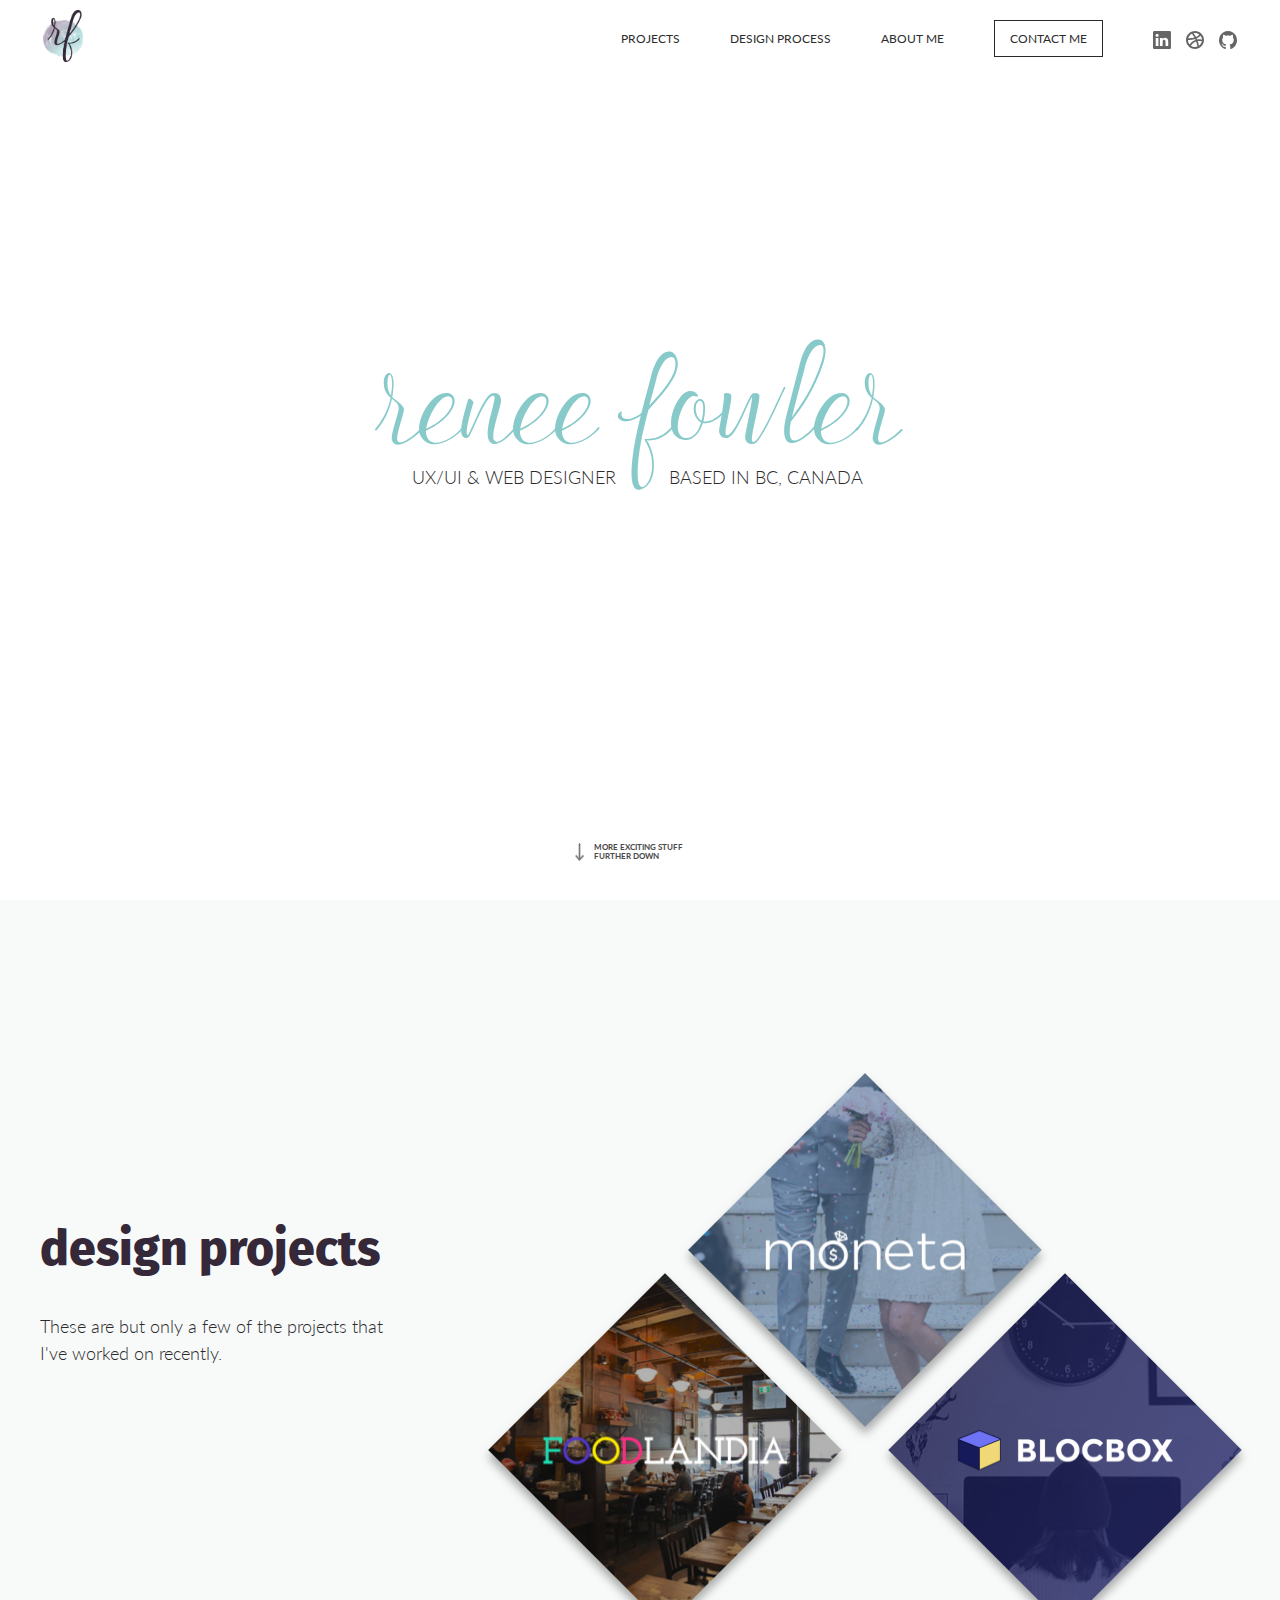
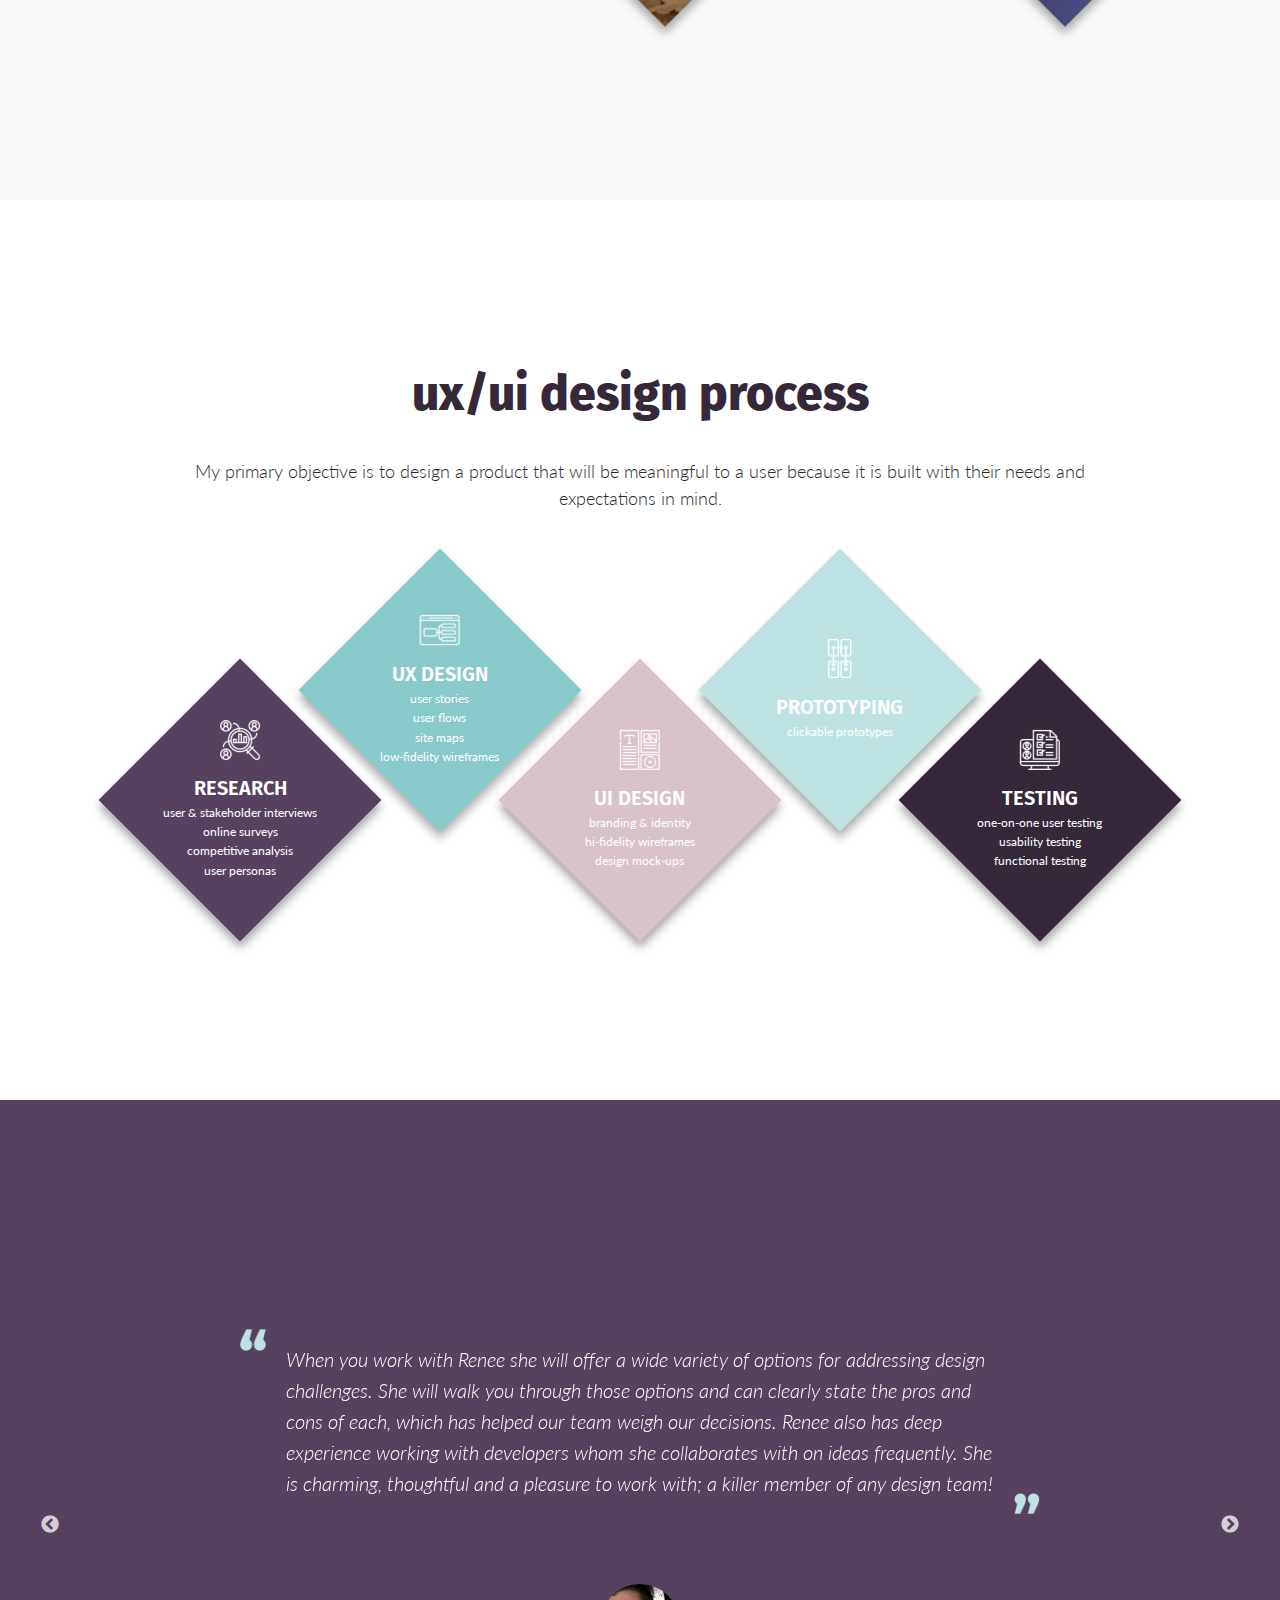
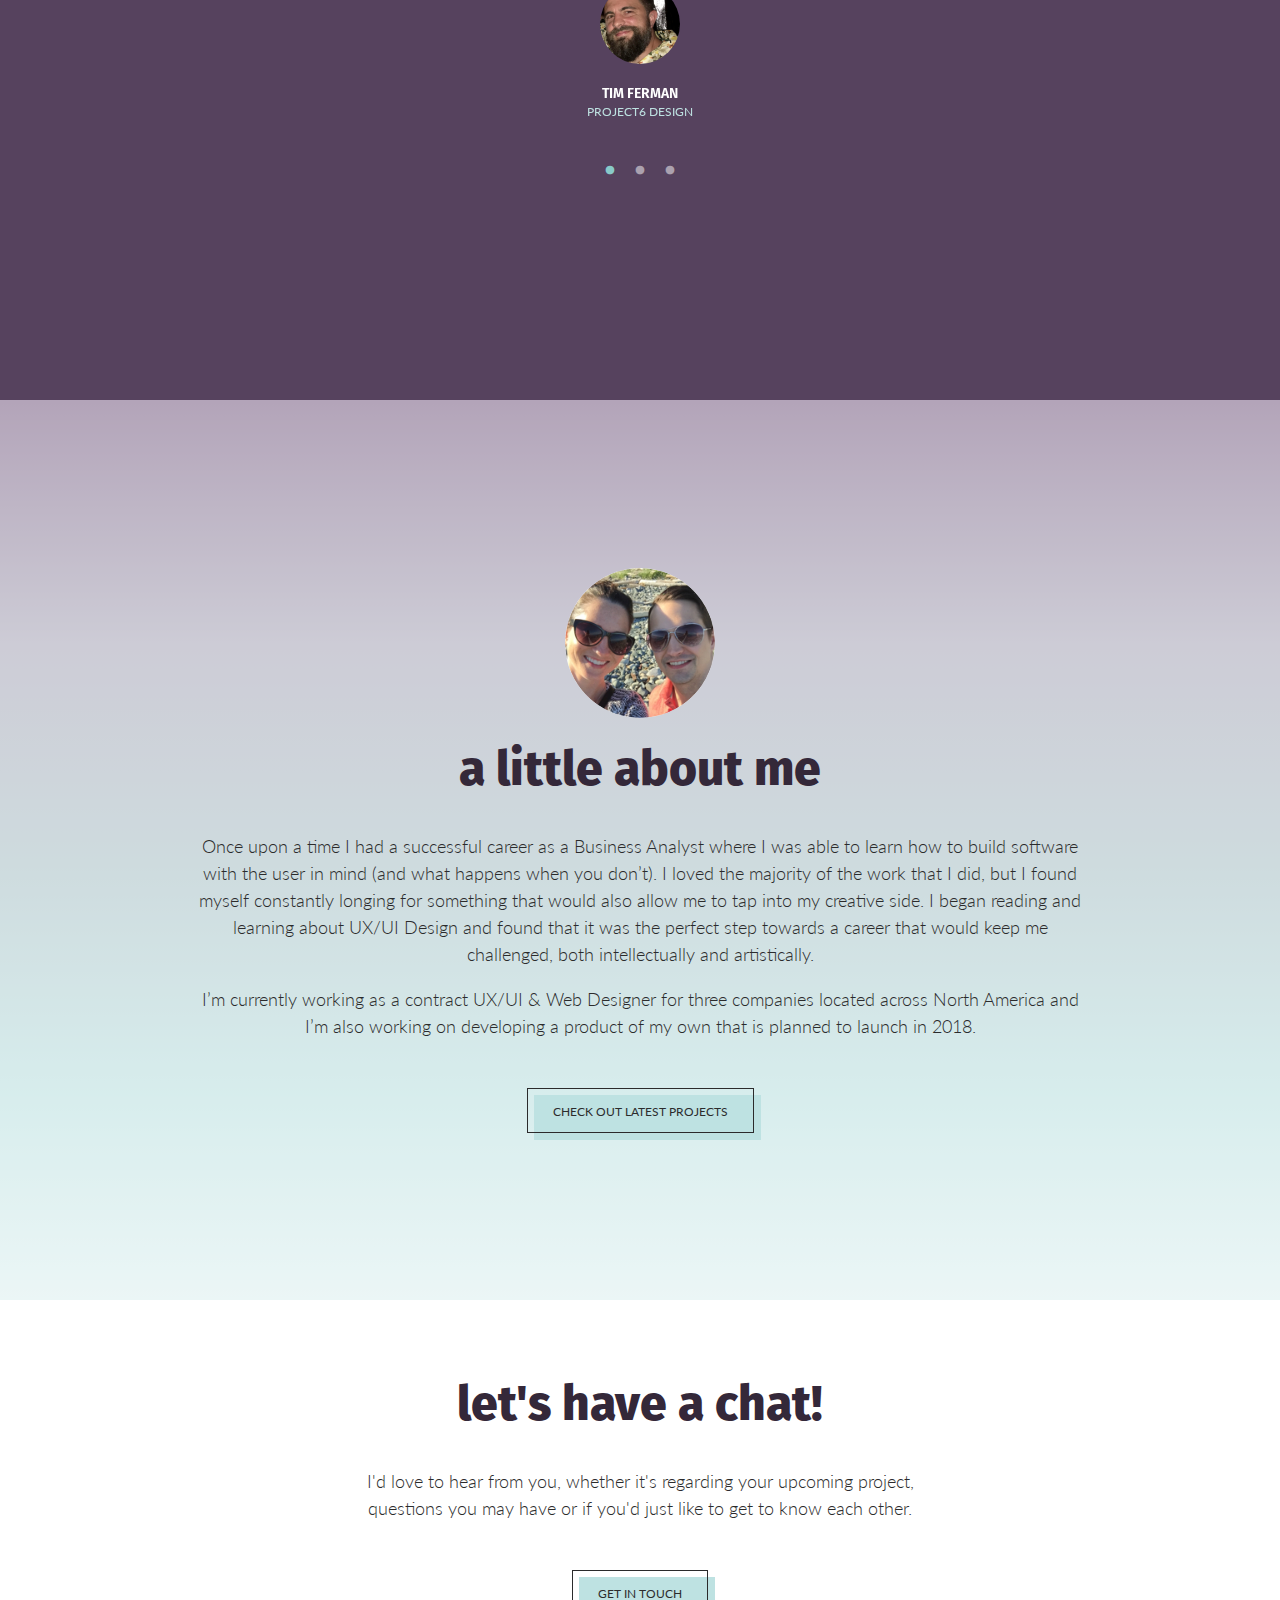
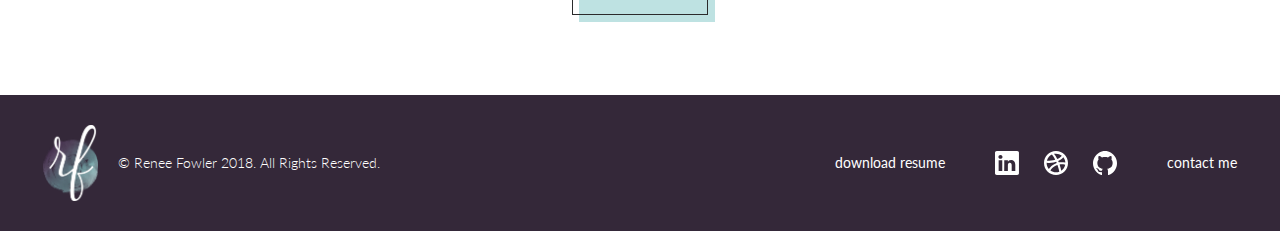
<file: index.html>
<!DOCTYPE HTML>
<html>
    <head>
        <meta charset="utf-8">
        <meta name="viewport" content="width=device-width, initial-scale=1.0">
        <title>Renee Fowler - UX/UI & Web Designer</title>
        <!-- Portfolio Typography -->
        <link href="https://fonts.googleapis.com/css?family=Fira+Sans:500,600,700,800,900|Lato:300,300i,400,700,900" rel="stylesheet">
        <link rel="stylesheet" type="text/css" href="styles/normalize.css">
        <link rel="stylesheet" type="text/css" href="styles/base.css">
        <link href="https://use.fontawesome.com/releases/v5.0.6/css/all.css" rel="stylesheet">
        <link rel="stylesheet" type="text/css" href="slick/slick.css"/>
        <link rel="stylesheet" type="text/css" href="slick/slick-theme.css"/>
    </head>

    <body>
        <nav class="nav-desktop">
            <div class="main-nav-logo">
                <a href="index.html"><img src="assets/logo-lightbg.png" alt="Renee Fowler Logo" width="40px" height="52.17"></a>
            </div>
            <div class="nav-links-desktop">
                <ul>
                    <li><a href="#projects">Projects</a></li>
                    <li><a href="#design-process">Design Process</a></li>
                    <li><a href="#about-me">About Me</a></li>
                    <li><a href="#contact-me">Contact Me</a></li>
                    <li><a class="social linkedin" href="https://www.linkedin.com/in/reneemfowler/" target="_blank"></a></li>
                    <li><a class="social dribbble" href="https://dribbble.com/reneemfowler" target="_blank"></a></li>
                    <li><a class="social github" href="https://github.com/reneemfowler/" target="_blank"></a></li>
                </ul>
            </div>
        </nav>

        <div class="nav-mobile">
            <div class="main-nav-logo">
                <a href="index.html"><img src="assets/logo-lightbg.png" alt="Renee Fowler Logo" width="40px" height="52.17"></a>
            </div>
            <i class="fas fa-bars"></i>
        </div>

        <div class="nav-links-mobile">
            <ul>
                <li><a href="#projects">Projects</a></li>
                <li><a href="#design-process">Design Process</a></li>
                <li><a href="#about-me">About Me</a></li>
                <li><a href="#contact-me">Contact Me</a></li>
            </ul>
        </div>

        <header class="container">
            <div class="header-content-wrapper">
                <h1>Renee Fowler</h1>
                <div class="title-location-wrapper">
                    <p>UX/UI & Web Designer</p>
                    <p>Based in BC, Canada</p>
                </div>
                <div class="scroll-down-wrapper">
                    <img src="assets/icons/arrow-down.png" alt="arrow pointing down to further content" width="9px" height="18px">
                    <p>More exciting stuff further down</p>
                </div>
            </div>

        </header>

        <!-- Section: Design Projects -->
        <section class="design-projects" id="projects">
            <div class="container">
                <div class="design-projects-wrapper">
                    <div class="design-project-intro">
                        <h2>Design Projects</h2>
                        <p>These are but only a few of the projects that I've worked on recently.</p>
                    </div>
                    <div class="design-project-tiles">
                        <div class="tile-wrapper left-diamond">
                            <a href="case-study-foodlandia.html" class="project-tile project-1">
                                <div class="project-1-bg"></div>
                                <div class="project-1-overlay"></div>
                                <img src="assets/images/foodlandia-logo@2x.png" alt="Foodlandia Logo" width="245px" height="30px">
                            </a>
                            <span class='view-case-study'>View Case Study</span>
                        </div>
                        <div class="tile-wrapper middle-diamond">
                            <a href="case-study-moneta.html" class="project-tile project-2">
                                <div class="project-2-bg"></div>
                                <div class="project-2-overlay"></div>
                                <img src="assets/images/moneta-logo@2x.png" alt="Moneta Logo" width="199px" height="40px">
                            </a>
                            <span class='view-case-study'>View Case Study</span>
                        </div>
                        <div class="tile-wrapper right-diamond">
                            <a href="case-study-blocbox.html" class="project-tile project-3">
                                <div class="project-3-bg"></div>
                                <div class="project-3-overlay"></div>
                                <img src="assets/images/blocbox-logo@2x.png" alt="Blocbox Logo" width="214.67px" height="40px">
                            </a>
                            <span class='view-case-study'>View Case Study</span>
                        </div>
                    </div>
                </div>
            </div>
        </section>

        <!-- Section: UX/UI Design Process -->
        <section id="design-process">
            <div class="container">
                <div class="design-process-wrapper">
                    <div class="design-process-intro">
                        <h2>UX/UI Design Process</h2>
                        <p>My primary objective is to design a product that will be meaningful to a user because it is built with their needs and expectations in mind.</p>
                    </div>
                    <div class="design-process-tiles">
                        <div class="process-tile">
                            <div class="process-tile-content">
                                <img src="assets/icons/research.png" alt="Research Icon" width="40px" height="40px">
                                <h4>Research</h4>
                                <ul>
                                    <li>user &amp; stakeholder interviews</li>
                                    <li>online surveys</li>
                                    <li>competitive analysis</li>
                                    <li>user personas</li>
                                </ul>
                            </div>
                        </div>
                        <div class="process-tile">
                            <div class="process-tile-content">
                                <img src="assets/icons/uxdesign.png" alt="UX Design Icon" width="40px" height="31.23px">
                                <h4>UX Design</h4>
                                <ul>
                                    <li>user stories</li>
                                    <li>user flows</li>
                                    <li>site maps</li>
                                    <li>low-fidelity wireframes</li>
                                </ul>
                            </div>
                        </div>
                        <div class="process-tile">
                            <div class="process-tile-content">
                                <img src="assets/icons/uidesign.png" alt="UI Design Icon" width="40px" height="40px">
                                <h4>UI Design</h4>
                                <ul>
                                    <li>branding &amp; identity</li>
                                    <li>hi-fidelity wireframes</li>
                                    <li>design mock-ups</li>
                                </ul>
                            </div>
                        </div>
                        <div class="process-tile">
                            <div class="process-tile-content">
                                <img src="assets/icons/prototype.png" alt="Prototyping Icon" width="23.44px" height="40px">
                                <h4>Prototyping</h4>
                                <ul>
                                    <li>clickable prototypes</li>
                                </ul>
                            </div>
                        </div>
                        <div class="process-tile">
                            <div class="process-tile-content">
                                <img src="assets/icons/testing.png" alt="Testing Icon" width="40px" height="40px">
                                <h4>Testing</h4>
                                <ul>
                                    <li>one-on-one user testing</li>
                                    <li>usability testing</li>
                                    <li>functional testing</li>
                                </ul>
                            </div>
                        </div>
                    </div>
                </div>
            </div>
        </section>

        <!-- Section: Testimonials -->
        <section class="testimonials">
            <div class="container">
                <div class="testimonial-wrapper">
                    <div class="testimonial">
                        <div class="testimonial-quote">
                            <img src="assets/icons/quote-left.png" alt="Left Quotation" width="26.5px" height="21.25px">
                            <blockquote>When you work with Renee she will offer a wide variety of options for addressing design challenges. She will walk you through those options and can clearly state the pros and cons of each, which has helped our team weigh our decisions.  Renee also has deep experience working with developers whom she collaborates with on ideas frequently.  She is charming, thoughtful and a pleasure to work with; a killer member of any design team!</blockquote>
                            <img src="assets/icons/quote-right.png" alt="Right Quotation" width="26.5px" height="21.25px">
                        </div>
                        <div class="testimonial-client">
                            <img src="assets/images/tim.jpg" alt="Photo of Tim Ferman from Project6" width="80px" height="80px">
                            <p>Tim Ferman</p>
                            <p>Project6 Design</p>
                        </div>
                    </div>
                    <div class="testimonial">
                        <div class="testimonial-quote">
                            <img src="assets/icons/quote-left.png" alt="Left Quotation" width="26.5px" height="21.25px">
                            <blockquote>Renee is hands down one of the best UX/UI Designers I have worked with. She doesn’t just make designs look great, she will make sure that design elements are strategically placed to give the user the best experience possible. She will always listen to any concern or thought you have and will them all into consideration when designing your website or rebranding your company. Renee will put both thought and feeling into the work that she will produce for you. Passion is what separates her designs from any other designer out there!</blockquote>
                            <img src="assets/icons/quote-right.png" alt="Right Quotation" width="26.5px" height="21.25px">
                        </div>
                        <div class="testimonial-client">
                            <img src="assets/images/ryan.png" alt="Photo of Ryan Aker from RCA Web Design" width="80px" height="80px">
                            <p>Ryan Aker</p>
                            <p>RCA Web Design</p>
                        </div>
                    </div>
                    <div class="testimonial">
                        <div class="testimonial-quote">
                            <img src="assets/icons/quote-left.png" alt="Left Quotation" width="26.5px" height="21.25px">
                            <blockquote>Renee Fowler is an extraordinary young woman. As her UX/UI Design Mentor, I have seen many examples of her talent and have long been impressed by her motivation to learn and the constantly improving quality of her work. Renee is one of those students that seems to be born with a gift to design for mobile and the web. She has both outstanding UX and UI Design skills covering the whole range, from user stories to prototyping and UI design solutions.</blockquote>
                            <img src="assets/icons/quote-right.png" alt="Right Quotation" width="26.5px" height="21.25px">
                        </div>
                        <div class="testimonial-client">
                            <img src="assets/images/mike.jpg" alt="Photo of Mike Dekker from Bloc" width="80px" height="80px">
                            <p>Mike Dekker</p>
                            <p>Bloc</p>
                        </div>
                    </div>
                </div>
            </div>
        </section>

        <!-- Section: About Me -->
        <section class="about-me" id="about-me">
            <div class="about-me-bg"></div>
            <div class="container about-me-content">
                <div class="about-wrapper">
                    <img src="assets/images/renee+andrew.jpg" alt="Picture of Renee and Andrew Fowler" height="150px" width="150px">
                    <h2>A Little About Me</h2>
                    <p>Once upon a time I had a successful career as a Business Analyst where I was able to learn how to build software with the user in mind (and what happens when you don’t). I loved the majority of the work that I did, but I found myself constantly longing for something that would also allow me to tap into my creative side. I began reading and learning about UX/UI Design and found that it was the perfect step towards a career that would keep me challenged, both intellectually and artistically.</p>
                    <p>I’m currently working as a contract UX/UI & Web Designer for three companies located across North America and I’m also working on developing a product of my own that is planned to launch in 2018.</p>
                    <div class="button-wrapper">
                        <button class="primary-button" type="button">
                            <a href="#projects">Check Out Latest Projects</a>
                        </button>
                        <div class="button-bg"></div>
                    </div>
                </div>
            </div>
        </section>

        <!-- Section: Contact Me -->
        <section id="contact-me">
            <div class="container contact-me">
                <div class="contact-me-wrapper">
                    <div class="contact-me-intro">
                        <h2>Let's Have a Chat!</h2>
                        <p>I'd love to hear from you, whether it's regarding your upcoming project, questions you may have or if you'd just like to get to know each other.</p>
                    </div>
                    <div class="button-wrapper">
                        <button class="primary-button" type="button">
                            <a href="mailto:reneemichellefowler@gmail.com">Get In Touch</a>
                        </button>
                        <div class="button-bg"></div>
                    </div>
                </div>
            </div>
        </section>

        <footer>
            <div class="logo-copyright">
                <img src="assets/logo-darkbg.png" alt="Renee Fowler Logo" height="76px" width="55px">
                <p>&copy; Renee Fowler 2018. All Rights Reserved.</p>
            </div>
            <div class="resume-contact-social">
                <a href="assets/Resume-Renee_Fowler.pdf" download="Renee_Fowler-Resume">Download Resume</a>
                <ul>
                    <li><a class="social linkedin" href="https://www.linkedin.com/in/reneemfowler/" target="_blank"></a></li>
                    <li><a class="social dribbble" href="https://dribbble.com/reneemfowler" target="_blank"></a></li>
                    <li><a class="social github" href="https://github.com/reneemfowler/" target="_blank"></a></li>
                </ul>
                <a href="#contact-me">Contact Me</a>
            </div>
            <p class="copyright-mobile">&copy; Renee Fowler 2018. All Rights Reserved.</p>
        </footer>

        <script src="https://ajax.googleapis.com/ajax/libs/jquery/3.3.1/jquery.min.js"></script>
        <script src="js/main.js"></script>
        <script type="text/javascript" src="slick/slick.min.js"></script>

        <!-- Global site tag (gtag.js) - Google Analytics -->
        <script async src="https://www.googletagmanager.com/gtag/js?id=UA-114731004-1"></script>
        <script>
          window.dataLayer = window.dataLayer || [];
          function gtag(){dataLayer.push(arguments);}
          gtag('js', new Date());

          gtag('config', 'UA-114731004-1');
        </script>

    </body>

</html>
</file>
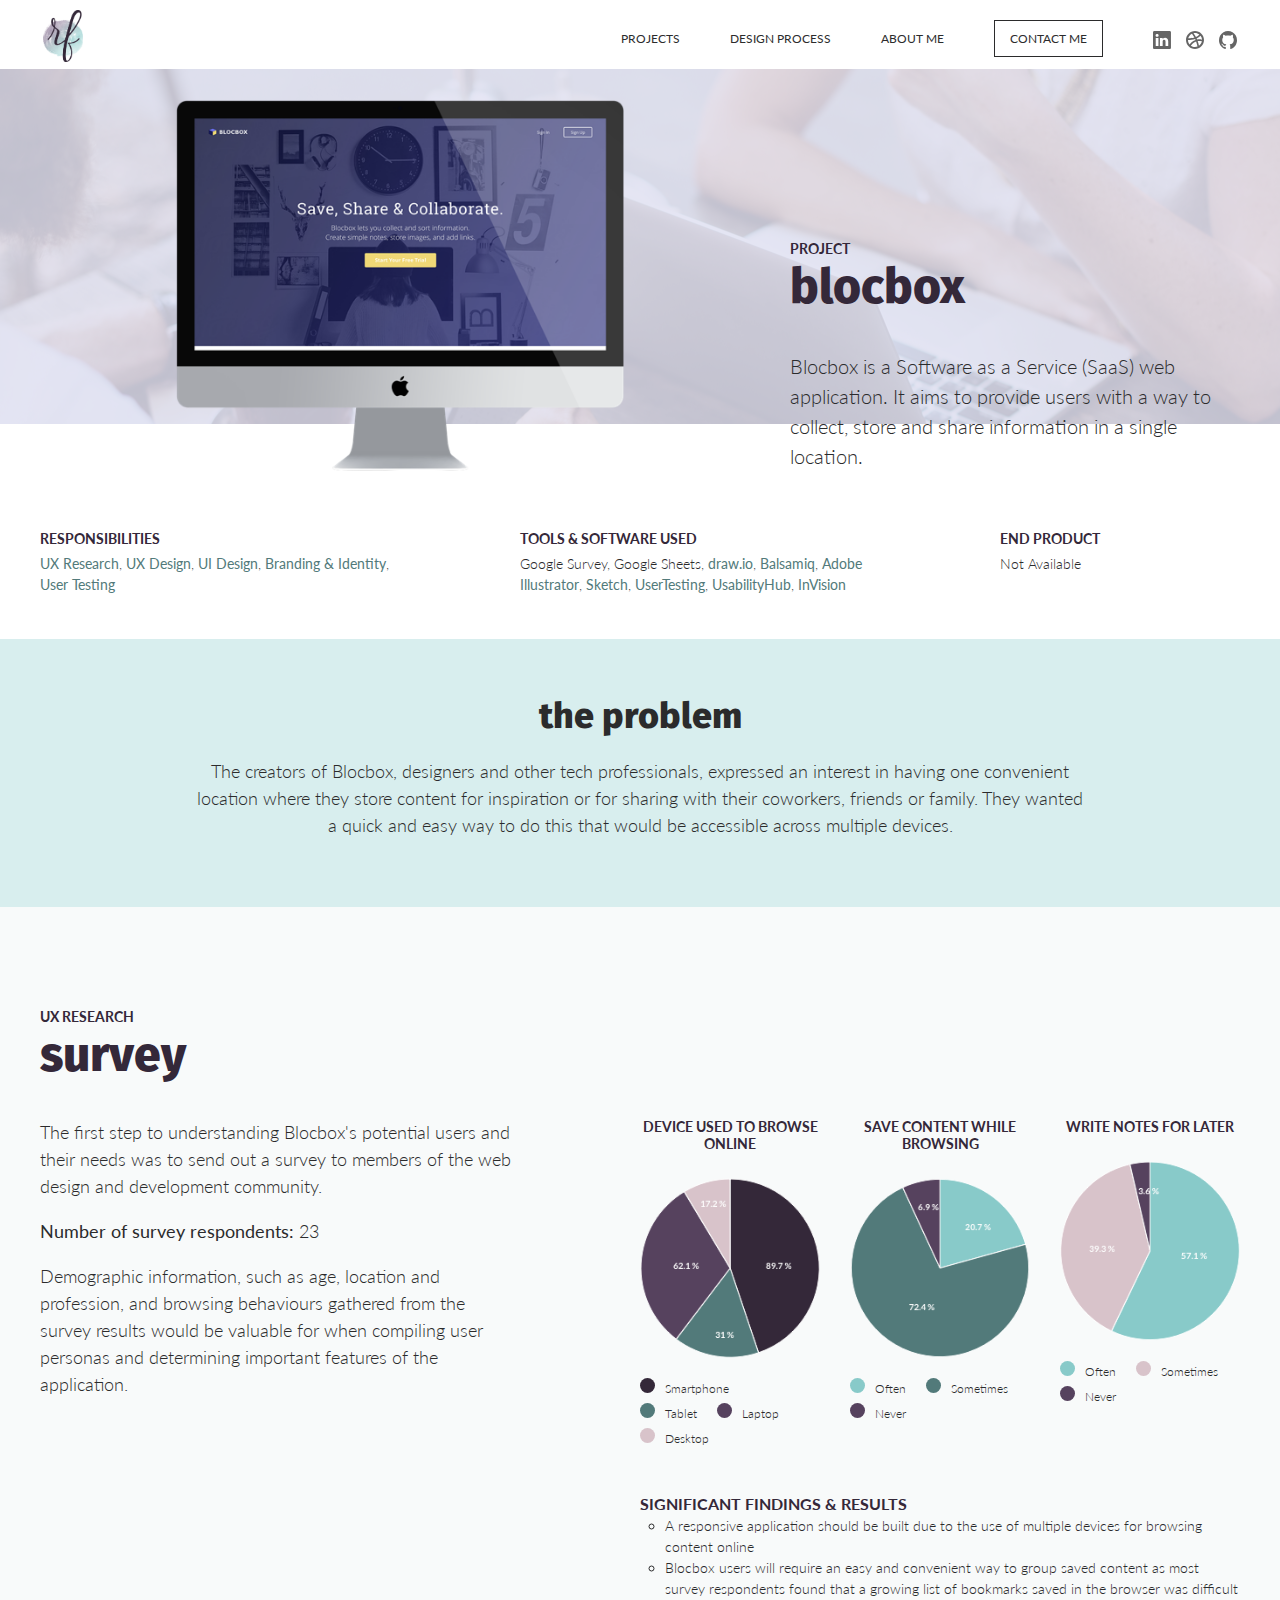
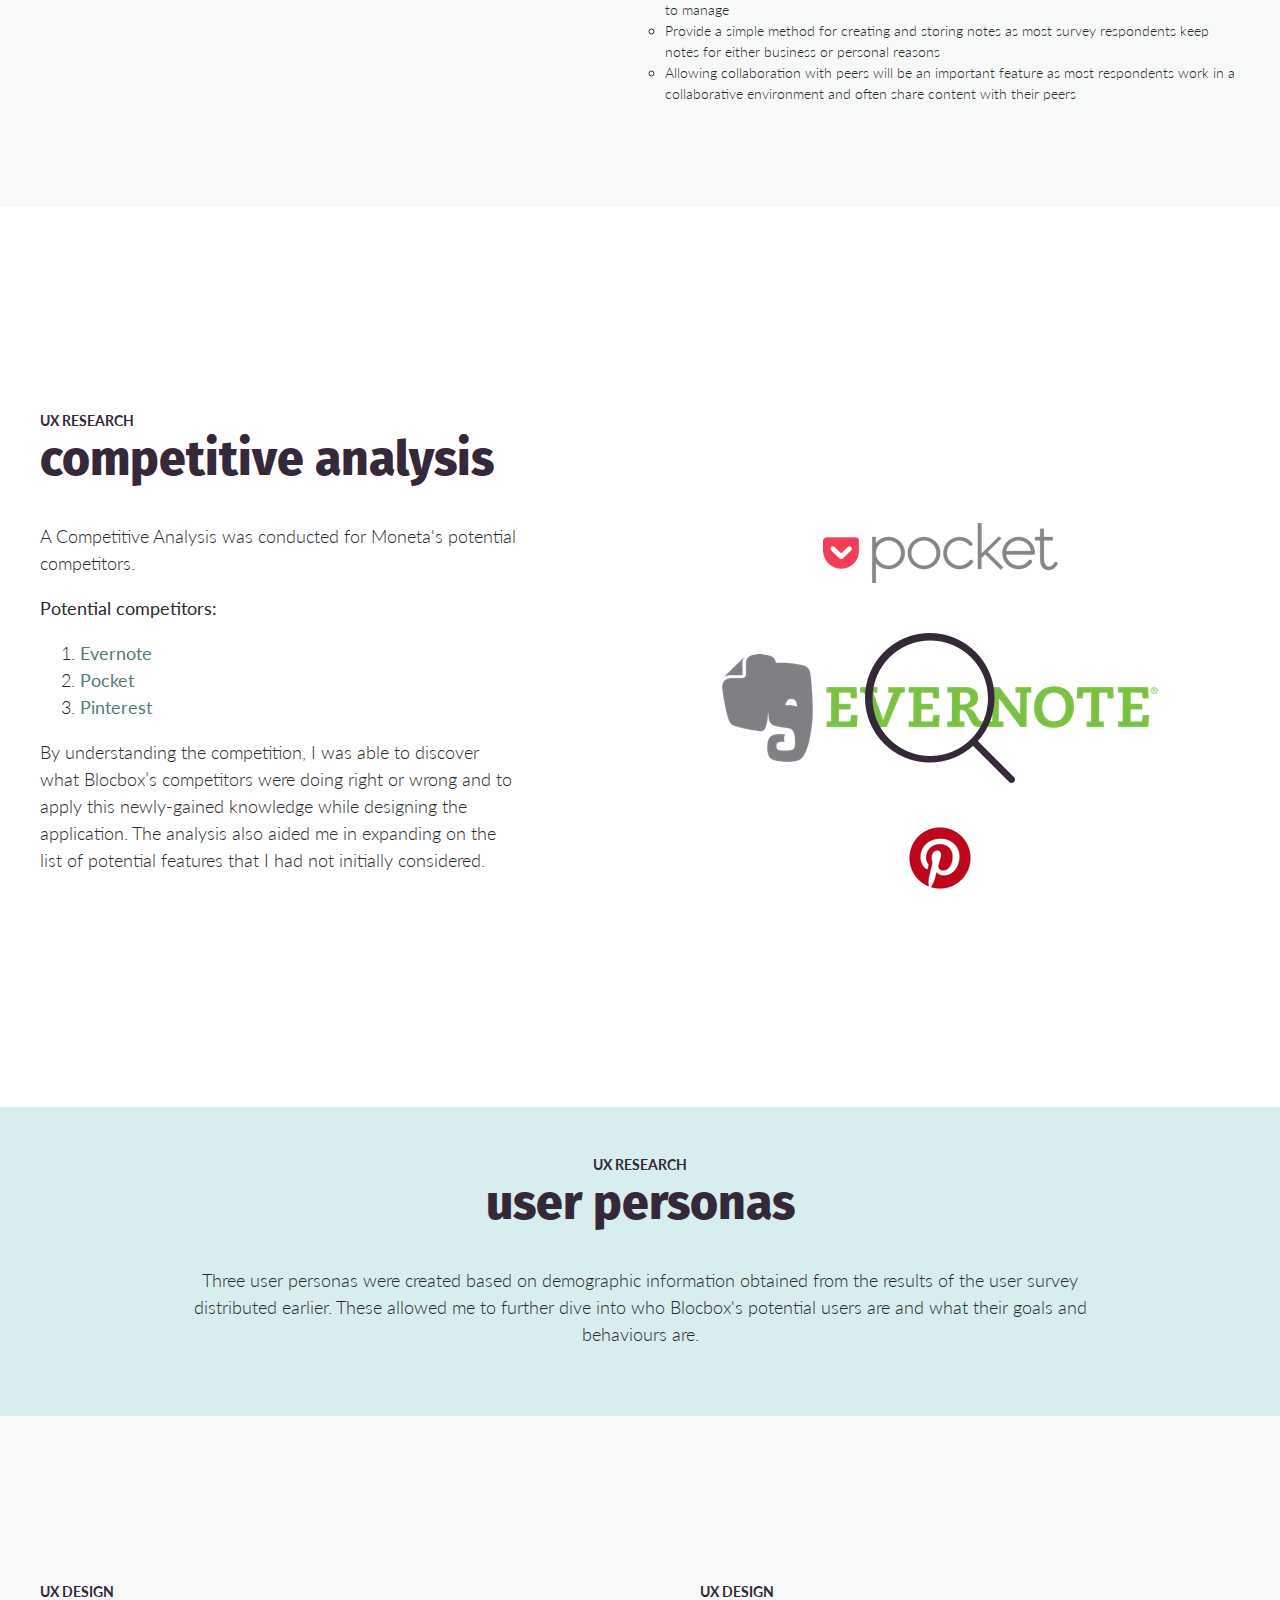
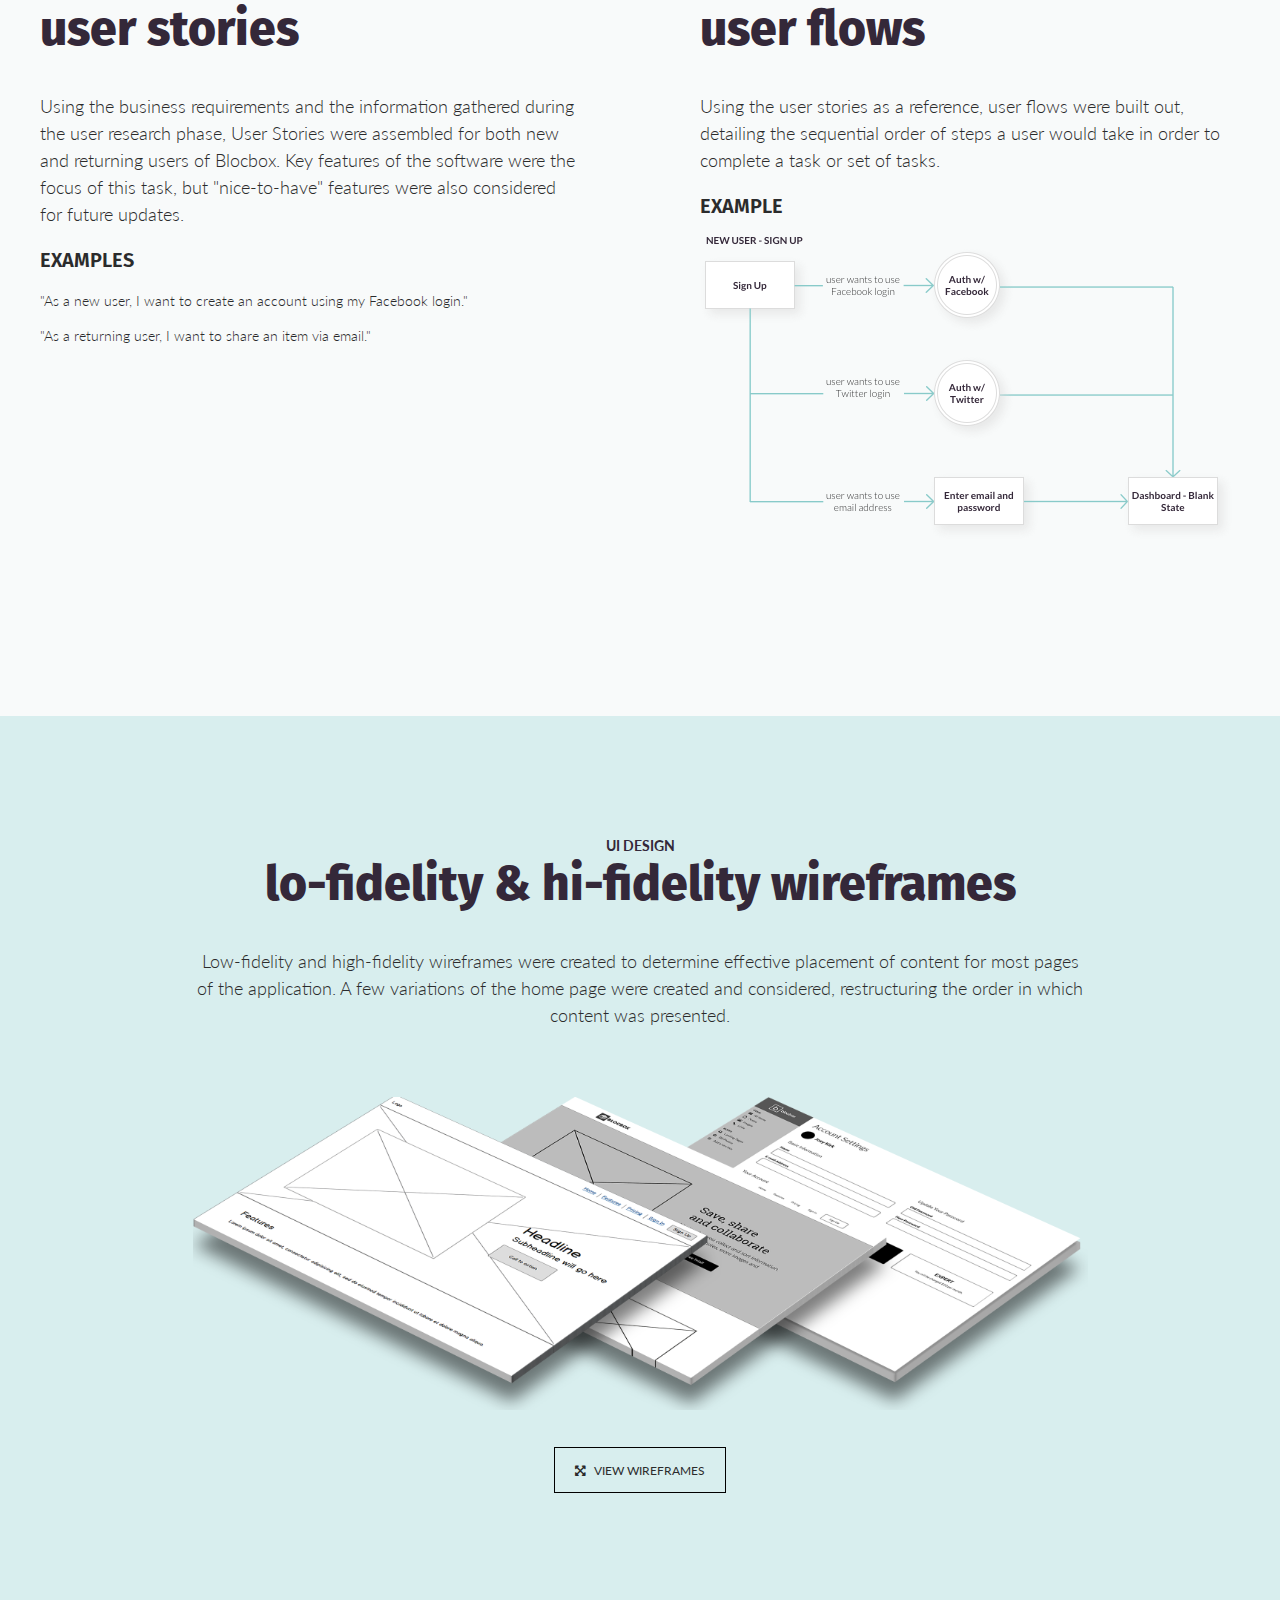
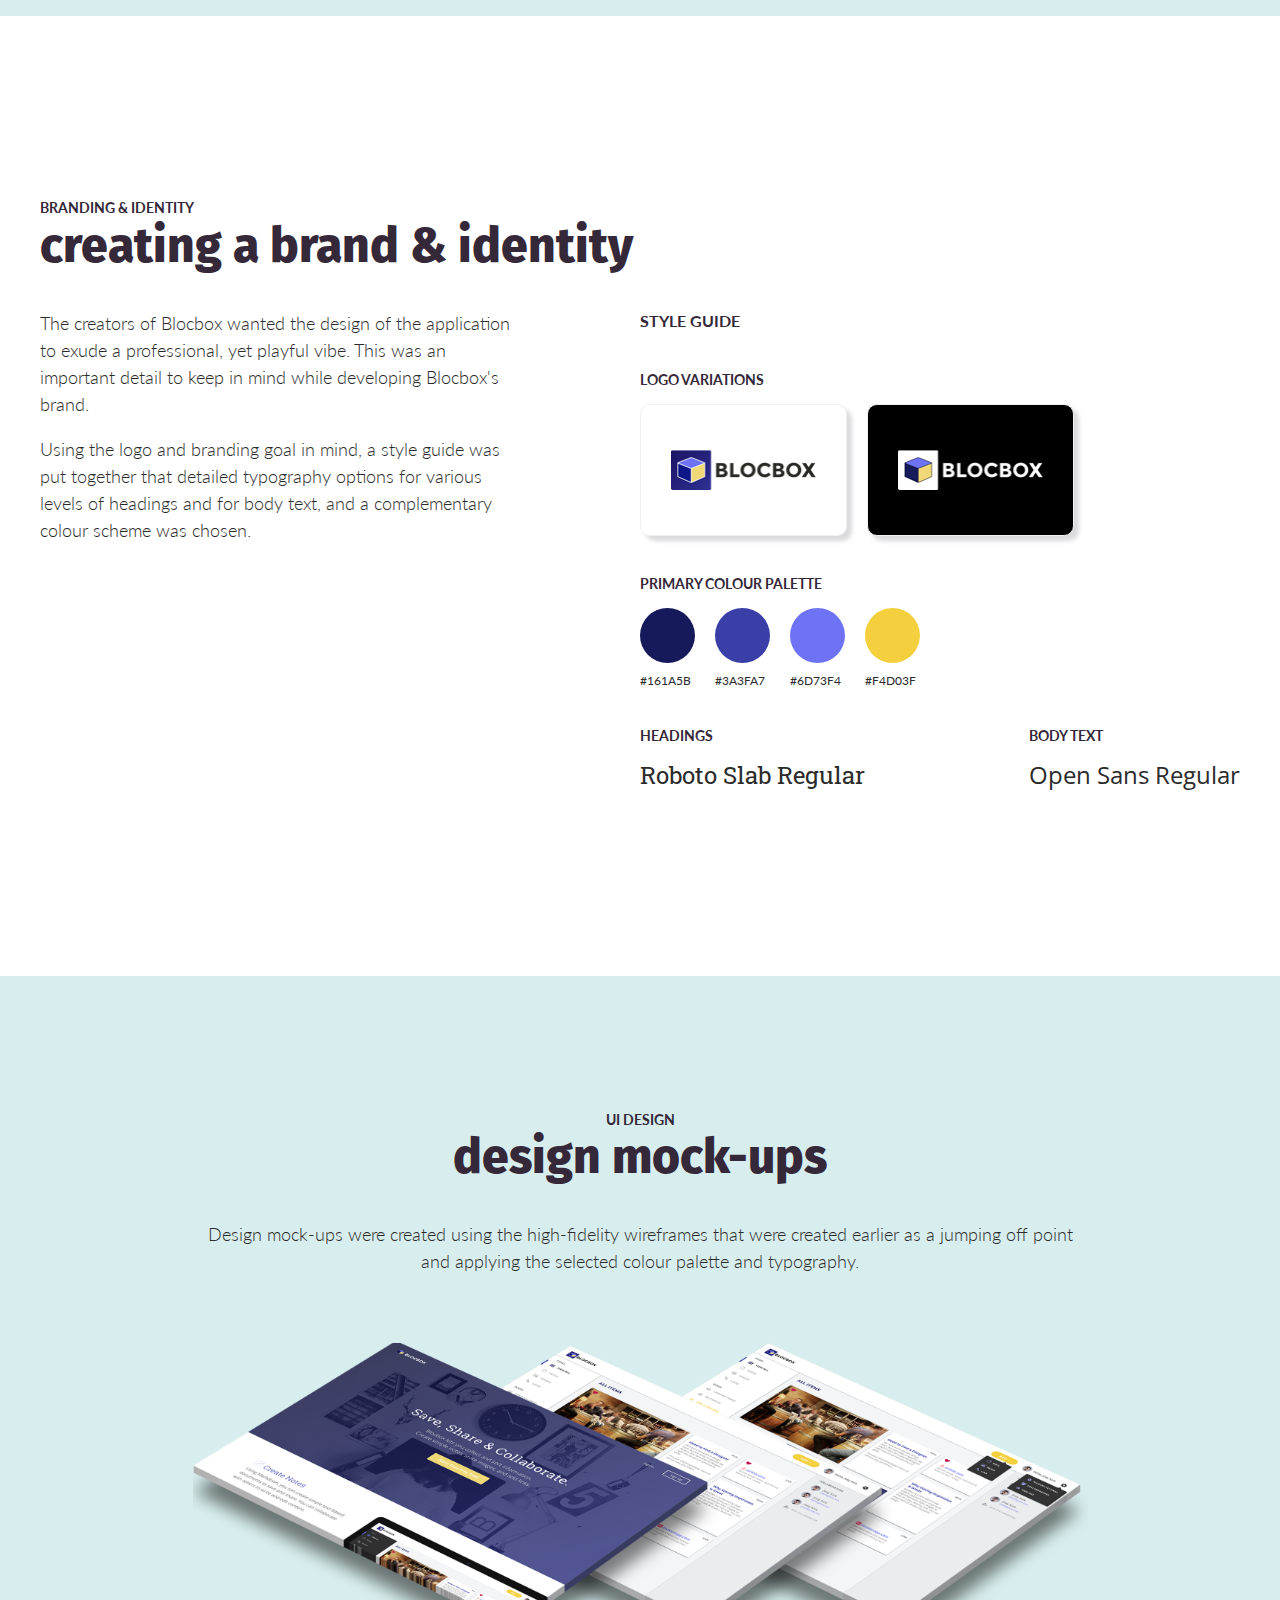
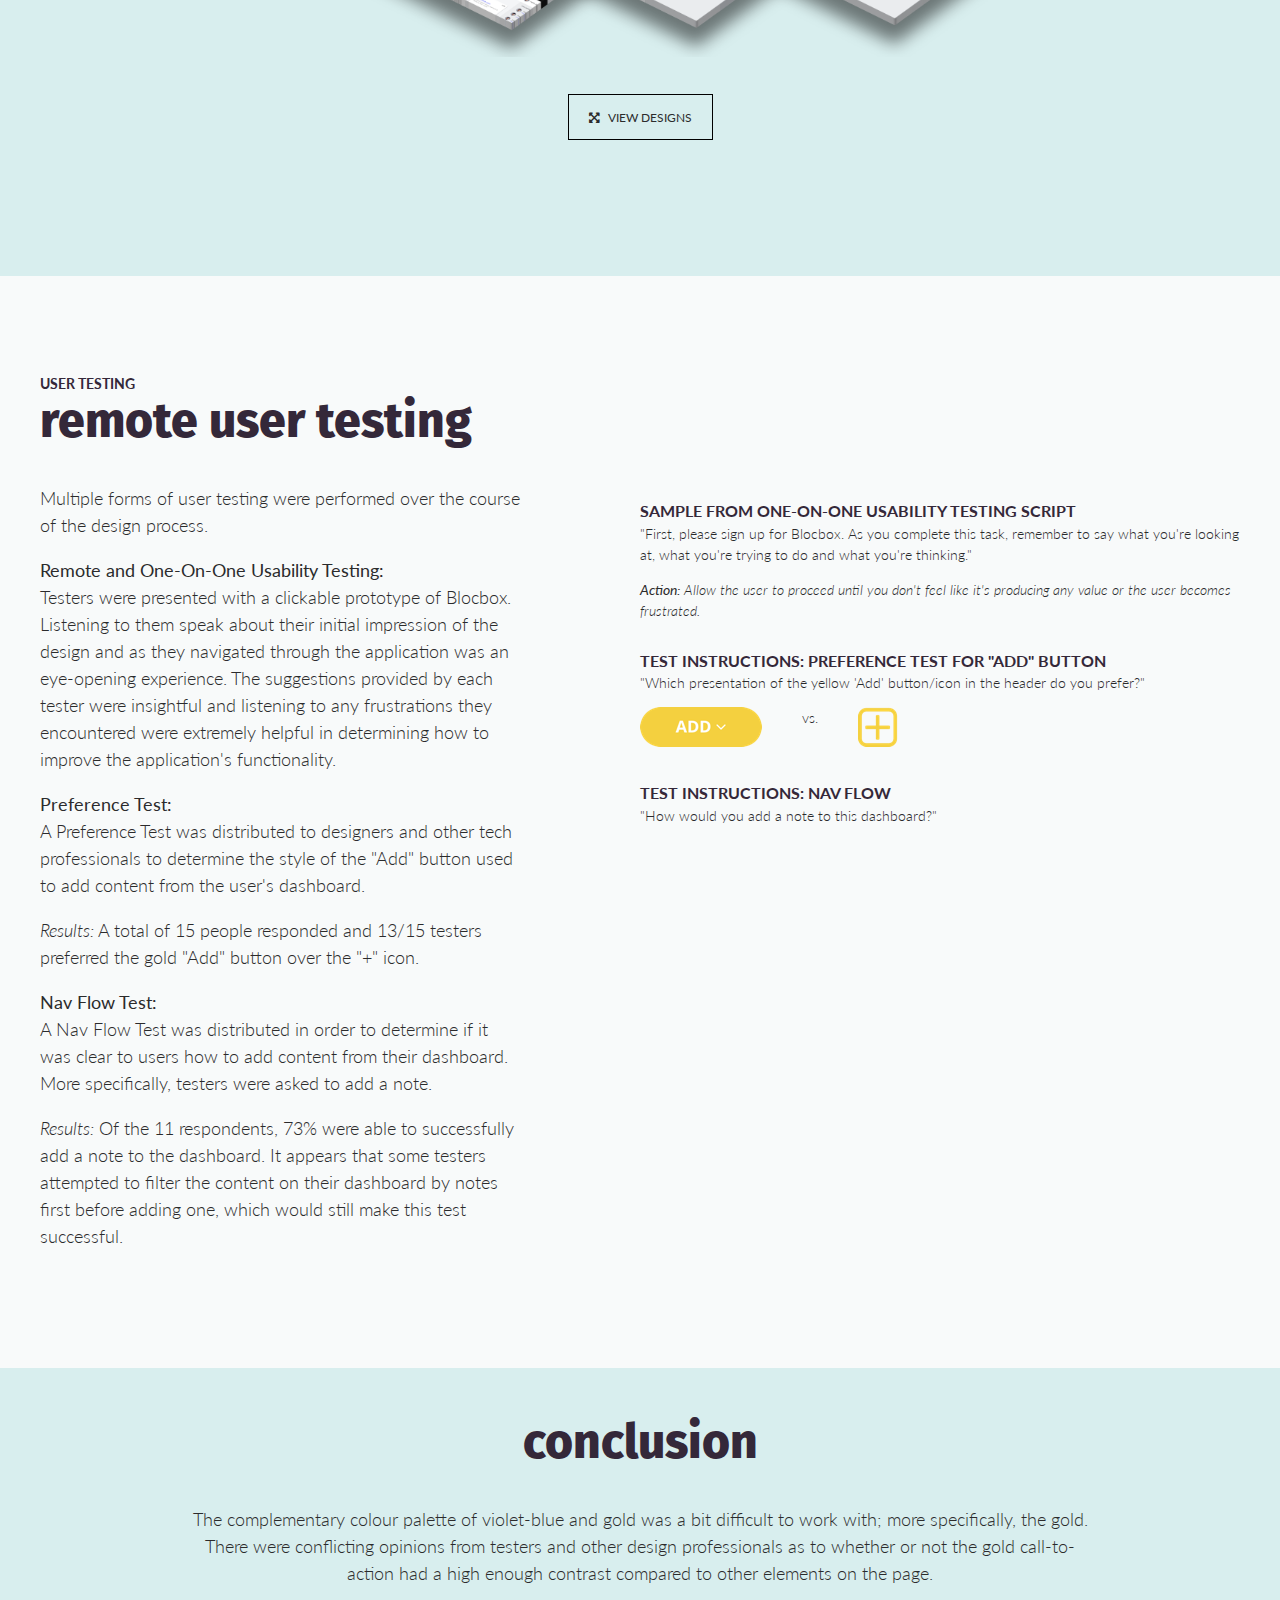
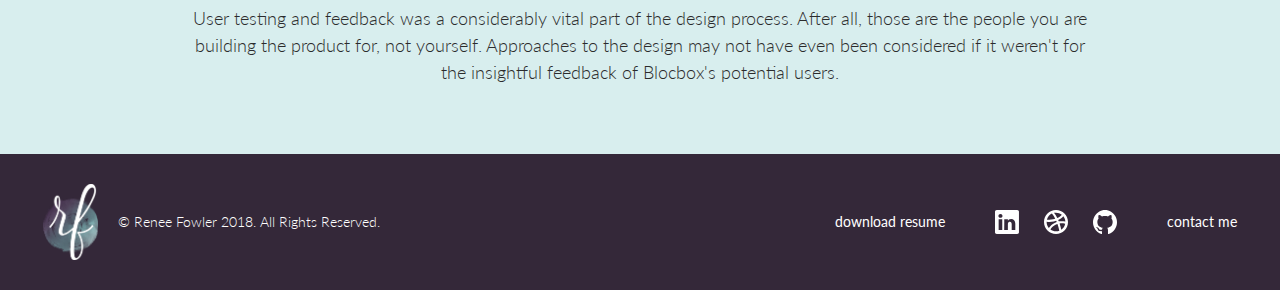
<file: case-study-blocbox.html>
<!DOCTYPE HTML>
<html>
    <head>
        <meta charset="utf-8">
        <meta name="viewport" content="width=device-width, initial-scale=1.0">
        <title>Renee Fowler - UX/UI Case Study: Blocbox</title>
        <!-- Portfolio Typography -->
        <link href="https://fonts.googleapis.com/css?family=Fira+Sans:500,600,700,800,900|Lato:300,300i,400,700,900" rel="stylesheet">
        <!-- Blocbox Case Study Typography for Branding -->
        <link href="https://fonts.googleapis.com/css?family=Open+Sans|Roboto+Slab" rel="stylesheet">
        <link rel="stylesheet" type="text/css" href="styles/normalize.css">
        <link rel="stylesheet" type="text/css" href="styles/base.css">
        <link href="https://use.fontawesome.com/releases/v5.0.6/css/all.css" rel="stylesheet">
        <link href="styles/lightbox.css" rel="stylesheet">
    </head>

    <body>
        <nav class="nav-desktop">
            <div class="main-nav-logo">
                <a href="index.html"><img src="assets/logo-lightbg.png" alt="Renee Fowler Logo" width="40px" height="52.17"></a>
            </div>
            <div class="nav-links-desktop">
                <ul>
                    <li><a href="index.html#projects">Projects</a></li>
                    <li><a href="index.html#design-process">Design Process</a></li>
                    <li><a href="index.html#about-me">About Me</a></li>
                    <li><a href="index.html#contact-me">Contact Me</a></li>
                    <li><a class="social linkedin" href="https://www.linkedin.com/in/reneemfowler/" target="_blank"></a></li>
                    <li><a class="social dribbble" href="https://dribbble.com/reneemfowler" target="_blank"></a></li>
                    <li><a class="social github" href="https://github.com/reneemfowler/" target="_blank"></a></li>
                </ul>
            </div>
        </nav>

        <div class="nav-mobile">
            <div class="main-nav-logo">
                <a href="index.html"><img src="assets/logo-lightbg.png" alt="Renee Fowler Logo" width="40px" height="52.17"></a>
            </div>
            <i class="fas fa-bars"></i>
        </div>

        <div class="nav-links-mobile">
            <ul>
                <li><a href="index.html#projects">Projects</a></li>
                <li><a href="index.html#design-process">Design Process</a></li>
                <li><a href="index.html#about-me">About Me</a></li>
                <li><a href="index.html#contact-me">Contact Me</a></li>
            </ul>
        </div>

        <!-- Case Study Introduction & Summary -->
        <header>
            <div class="intro-container">
                <div class="intro-bg blocbox-intro-bg">
                    <div class="blocbox-intro-bg-img"></div>
                </div>
                <div class="case-study-intro-container">
                    <div class="case-study-intro-wrapper">
                        <div class="case-study-summary">
                            <div class="blocbox-showcase">
                                <img src="assets/images/blocbox-case-study/showcase.png" alt="Showcase of Blocbox" width="447.82px" height="371px">
                            </div>
                            <div class="cs-summary-content">
                                <h6>Project</h6>
                                <h2>Blocbox</h2>
                                <p>Blocbox is a Software as a Service (SaaS) web application.  It aims to provide users with a way to collect, store and share information in a single location.</p>
                            </div>
                        </div>
                    </div>
                </div>
            </div>
        </header>

        <!-- Case Study Responsibilities, Tools & End Product -->
        <section>
            <div class="cs-summary-details-container">
                <div class="cs-summary-details-wrapper">
                    <div class="cs-summary-detail-section">
                        <h6>Responsibilities</h6>
                        <p><a href="#ux-research-top">UX Research</a>, <a href="#ux-design-top">UX Design</a>, <a href="#ui-design-top">UI Design</a>, <a href="#brand-identity-top">Branding &amp; Identity</a>, <a href="#user-testing-top">User Testing</a></p>
                    </div>
                    <div class="cs-summary-detail-section">
                        <h6>Tools &amp; Software Used</h6>
                        <p>
                            Google Survey,
                            Google Sheets,
                            <a href="https://www.draw.io/" target="_blank">draw.io</a>,
                            <a href="https://balsamiq.com/" target="_blank">Balsamiq</a>,
                            <a href="www.adobe.com/Illustrator‎" target="_blank">Adobe Illustrator</a>,
                            <a href="https://www.sketchapp.com" target="_blank">Sketch</a>,
                            <a href="https://www.usertesting.com" target="_blank">UserTesting</a>,
                            <a href="https://usabilityhub.com" target="_blank">UsabilityHub</a>,
                            <a href="https://www.invisionapp.com" target="_blank">InVision</a>
                        </p>
                    </div>
                    <div class="cs-summary-detail-section end-product">
                        <h6>End Product</h6>
                        <p>Not Available</p>
                    </div>
                </div>
            </div>
        </section>

        <!-- The Problem -->
        <article class="case-study-centered">
            <div class="container-small">
                <div class="case-study-wrapper-centered">
                    <h3>The Problem</h3>
                    <p>The creators of Blocbox, designers and other tech professionals, expressed an interest in having one convenient location where they store content for inspiration or for sharing with their coworkers, friends or family.  They wanted a quick and easy way to do this that would be accessible across multiple devices.</p>
                </div>
            </div>
        </article>

        <!-- UX Research: Survey -->
        <article class="survey" id="ux-research-top">
            <div class="container">
                <div class="case-study-article-wrapper">
                    <div class="article-heading-left">
                        <h6>UX Research</h6>
                        <h2>Survey</h2>
                    </div>
                    <div class="case-study-content-wrapper">
                        <!-- Summary -->
                        <div class="case-study-content-left">
                            <p>The first step to understanding Blocbox's potential users and their needs was to send out a survey to members of the web design and development community.</p>
                            <p><strong>Number of survey respondents:</strong> 23</p>
                            <p>Demographic information, such as age, location and profession, and browsing behaviours gathered from the survey results would be valuable for when compiling user personas and determining important features of the application.</p>
                        </div>
                        <div class="case-study-content-right">
                            <!-- Pie Charts -->
                            <div class="survey-pie-charts">
                                <!-- Pie Chart: Devices -->
                                <div class="survey-pie-chart">
                                    <h6>Device Used to Browse Online</h6>
                                    <img src="assets/images/blocbox-case-study/piechart-1.png" alt="Pie Chart: Device Used to Browse Online" width="180px" height="180px">
                                    <ul class="chart-labels">
                                        <li><span class="chart-label-color dark-purple"></span>Smartphone</li>
                                        <li><span class="chart-label-color dark-green"></span>Tablet</li>
                                        <li><span class="chart-label-color med-purple"></span>Laptop</li>
                                        <li><span class="chart-label-color med-pink"></span>Desktop</li>
                                    </ul>
                                </div>
                                <!-- Pie Chart: Browsing -->
                                <div class="survey-pie-chart">
                                    <h6>Save Content While Browsing</h6>
                                    <img src="assets/images/blocbox-case-study/piechart-2.png" alt="Pie Chart: Save Content While Browsing" width="180px" height="180px">
                                    <ul class="chart-labels">
                                        <li><span class="chart-label-color med-green"></span>Often</li>
                                        <li><span class="chart-label-color dark-green"></span>Sometimes</li>
                                        <li><span class="chart-label-color med-purple"></span>Never</li>
                                    </ul>
                                </div>
                                <!-- Pie Chart: Notes -->
                                <div class="survey-pie-chart">
                                    <h6>Write Notes for Later</h6>
                                    <img src="assets/images/blocbox-case-study/piechart-3.png" alt="Pie Chart: Write Notes for Later" width="180px" height="180px">
                                    <ul class="chart-labels">
                                        <li><span class="chart-label-color med-green"></span>Often</li>
                                        <li><span class="chart-label-color med-pink"></span>Sometimes</li>
                                        <li><span class="chart-label-color med-purple"></span>Never</li>
                                    </ul>
                                </div>
                            </div>
                            <!-- Survey Findings -->
                            <div class="survey-finding-wrapper">
                                <div class="survey-finding blocbox-survey-finding">
                                    <h5>Significant Findings & Results</h5>
                                    <ul>
                                        <li>A responsive application should be built due to the use of multiple devices for browsing content online</li>
                                        <li>Blocbox users will require an easy and convenient way to group saved content as most survey respondents found that a growing list of bookmarks saved in the browser was difficult to manage</li>
                                        <li>Provide a simple method for creating and storing notes as most survey respondents keep notes for either business or personal reasons</li>
                                        <li>Allowing collaboration with peers will be an important feature as most respondents work in a collaborative environment and often share content with their peers</li>
                                    </ul>
                                </div>
                            </div>
                        </div>
                    </div>
                </div>
            </div>
        </article>

        <!-- UX Research: Competitive Analysis -->
        <article class="competitive-analysis container">
            <div class="case-study-article-wrapper">
                <div class="article-heading-left">
                    <h6>UX Research</h6>
                    <h2>Competitive Analysis</h2>
                </div>
                <div class="case-study-content-wrapper">
                    <!-- Summary -->
                    <div class="case-study-content-left">
                        <p>A Competitive Analysis was conducted for Moneta's potential competitors.</p>
                        <p>
                            <strong>Potential competitors:</strong>
                            <ol>
                                <li><a href="https://evernote.com" target="_blank">Evernote</a></li>
                                <li><a href="https://getpocket.com" target="_blank">Pocket</a></li>
                                <li><a href="https://www.pinterest.com" target="_blank">Pinterest</a></li>
                            </ol>
                        </p>
                        <p>By understanding the competition, I was able to discover what Blocbox’s competitors were doing right or wrong and to apply this newly-gained knowledge while designing the application.  The analysis also aided me in expanding on the list of potential features that I had not initially considered.</p>
                    </div>
                    <!-- Infographic -->
                    <div class="case-study-content-right graphic-content-right">
                        <img class="ca-infographic" src="assets/images/blocbox-case-study/ca-infographic.png" alt="Competitive Analysis Infographic" width="436px" height="370px">
                    </div>
                </div>
            </div>
        </article>

        <!-- UX Research: User Personas -->
        <article class="case-study-centered">
            <div class="container-small">
                <div class="case-study-wrapper-centered">
                    <h6>UX Research</h6>
                    <h2>User Personas</h2>
                    <p>Three user personas were created based on demographic information obtained from the results of the user survey distributed earlier.  These allowed me to further dive into who Blocbox's potential users are and what their goals and behaviours are.</p>
                </div>
            </div>
        </article>

        <!-- UX Design: User Stories & User Flows -->
        <article class="user-stories-flows" id="ux-design-top">
            <div class="container">
                <div class="case-study-content-wrapper">
                    <!-- User Stories -->
                    <div class="user-stories">
                        <h6>UX Design</h6>
                        <h2>User Stories</h2>
                        <p>Using the business requirements and the information gathered during the user research phase, User Stories were assembled for both new and returning users of Blocbox. Key features of the software were the focus of this task, but "nice-to-have" features were also considered for future updates.</p>
                        <div class="user-stories-flows-example">
                            <h4>Examples</h4>
                            <div>
                                <p>"As a new user, I want to create an account using my Facebook login."</p>
                                <p>"As a returning user, I want to share an item via email."</p>
                            </div>
                        </div>
                    </div>
                    <!-- User Flows -->
                    <div class="user-flows">
                        <h6>UX Design</h6>
                        <h2>User Flows</h2>
                        <p>Using the user stories as a reference, user flows were built out, detailing the sequential order of steps a user would take in order to complete a task or set of tasks.</p>
                        <div class="user-stories-flows-example">
                            <h4>Example</h4>
                            <div class="user-flows-example">
                                <img src="assets/images/blocbox-case-study/userflow.png" alt="Sample User Flow for New User Sign Up">
                            </div>
                            <button class="ghost-button user-flows-button" type="button">
                                <a href="assets/images/blocbox-case-study/userflow.png" data-lightbox="blocbox-userflow" data-title="Sample User Flow for New User Sign Up">
                                    <i class="fas fa-expand-arrows-alt"></i>
                                    View Example
                                </a>
                            </button>
                        </div>
                    </div>
                </div>
            </div>
        </article>

        <!-- UI Design: Lo-Fidelity & Hi-Fidelity Wireframes -->
        <article class="case-study-centered" id="ui-design-top">
            <div class="container">
                <div class="case-study-wrapper-centered">
                    <h6>UI Design</h6>
                    <h2>Lo-Fidelity & Hi-Fidelity Wireframes</h2>
                    <p>Low-fidelity and high-fidelity wireframes were created to determine effective placement of content for most pages of the application.  A few variations of the home page were created and considered, restructuring the order in which content was presented.</p>
                    <img src="assets/images/blocbox-case-study/blocbox-wireframes.png" alt="Perspective View of Wireframes">
                    <button class="ghost-button" type="button">
                        <a href="assets/images/blocbox-case-study/home-lofi.png" data-lightbox="blocbox-wireframes" data-title="Home Page - Lo-Fidelity Wireframe">
                            <i class="fas fa-expand-arrows-alt"></i>
                            View Wireframes
                        </a>
                        <a href="assets/images/blocbox-case-study/myaccount-lofi.png" data-lightbox="blocbox-wireframes" data-title="My Account - Lo-Fidelity Wireframe"></a>
                        <a href="assets/images/blocbox-case-study/upgrade-lofi.png" data-lightbox="blocbox-wireframes" data-title="Upgrade Plan - Lo-Fidelity Wireframe"></a>
                        <a href="assets/images/blocbox-case-study/home-hifi.png" data-lightbox="blocbox-wireframes" data-title="Home Page - Hi-Fidelity Wireframe"></a>
                        <a href="assets/images/blocbox-case-study/settings-hifi.png" data-lightbox="blocbox-wireframes" data-title="Account Settings - Hi-Fidelity Wireframe"></a>
                    </button>
                </div>
            </div>
        </article>

        <!-- Branding & Identity -->
        <article class="container brand-identity-container" id="brand-identity-top">
            <div class="case-study-article-wrapper">
                <div class="article-heading-left">
                    <h6>Branding &amp; Identity</h6>
                    <h2>Creating a Brand &amp; Identity</h2>
                </div>
                <div class="case-study-content-wrapper">
                    <!-- Summary -->
                    <div class="case-study-content-left">
                        <p>The creators of Blocbox wanted the design of the application to exude a professional, yet playful vibe.  This was an important detail to keep in mind while developing Blocbox's brand.</p>
                        <p>Using the logo and branding goal in mind, a style guide was put together that detailed typography options for various levels of headings and for body text, and a complementary colour scheme was chosen.</p>
                    </div>
                    <!-- Style Guide -->
                    <div class="case-study-content-right">
                        <h5>Style Guide</h5>
                        <!-- Logo -->
                        <div class="style-guide-sections">
                            <div class="branding-logo-variations blocbox-logos">
                                <h6>Logo Variations</h6>
                                <ul>
                                    <li><img src="assets/images/blocbox-case-study/blocbox-logo-black.png" alt="Blocbox Logo for Light Backgrounds" width="145.53px" height="40px"></li>
                                    <li><img src="assets/images/blocbox-case-study/blocbox-logo-white.png" alt="Blocbox Logo for Coloured Backgrounds" width="145.53px" height="40px"></li>
                                </ul>
                            </div>
                        </div>
                        <!-- Colour Palette -->
                        <div class="style-guide-sections">
                            <!-- Primary Colour Palette -->
                            <div class="colour-palette moneta-primary-palette">
                                <h6>Primary Colour Palette</h6>
                                <ul class="colour-swatches">
                                    <li><span class="colour-swatch blocbox-dk-blue"></span>#161A5B</li>
                                    <li><span class="colour-swatch blocbox-med-violet"></span>#3A3FA7</li>
                                    <li><span class="colour-swatch blocbox-lt-violet"></span>#6D73F4</li>
                                    <li><span class="colour-swatch blocbox-gold"></span>#F4D03F</li>
                                </ul>
                            </div>
                        </div>
                        <!-- Typography -->
                        <div class="style-guide-sections blocbox-typography">
                            <div class="blocbox-headings">
                                <h6>Headings</h6>
                                <ul>
                                    <li class="roboto-slab-regular-heading">Roboto Slab Regular</li>
                                </ul>
                            </div>
                            <div>
                                <h6>Body Text</h6>
                                <ul>
                                    <li class="open-sans-regular-body">Open Sans Regular</li>
                                </ul>
                            </div>
                        </div>
                    </div>
                </div>
            </div>
        </article>

        <!-- UI Design: Design Mock-Ups -->
        <article class="case-study-centered">
            <div class="container">
                <div class="case-study-wrapper-centered">
                    <h6>UI Design</h6>
                    <h2>Design Mock-Ups</h2>
                    <p>Design mock-ups were created using the high-fidelity wireframes that were created earlier as a jumping off point and applying the selected colour palette and typography.</p>
                    <img src="assets/images/blocbox-case-study/blocbox-design-mockups.png" alt="Perspective View of Design Mock-Ups">
                    <button class="ghost-button" type="button">
                        <a href="assets/images/blocbox-case-study/home.png" data-lightbox="blocbox-mockups" data-title="Final Home Page Design">
                            <i class="fas fa-expand-arrows-alt"></i>
                            View Designs
                        </a>
                        <a href="assets/images/blocbox-case-study/dashboard.png" data-lightbox="blocbox-mockups" data-title="Final Dashboard Design"></a>
                        <a href="assets/images/blocbox-case-study/dashboard-dropdowns.png" data-lightbox="blocbox-mockups" data-title="Final Dashboard Design with Dropdown States"></a>
                    </button>
                </div>
            </div>
        </article>

        <!-- User Testing: Remote Usability Testing -->
        <article class="testing-bg" id="user-testing-top">
            <div class="container testing-container">
                <div class="case-study-article-wrapper">
                    <div class="article-heading-left">
                        <h6>User Testing</h6>
                        <h2>Remote User Testing</h2>
                    </div>
                    <div class="case-study-content-wrapper">
                        <!-- Summary -->
                        <div class="case-study-content-left">
                            <p>Multiple forms of user testing were performed over the course of the design process.</p>
                            <p><strong>Remote and One-On-One Usability Testing:</strong></br> Testers were presented with a clickable prototype of Blocbox. Listening to them speak about their initial impression of the design and as they navigated through the application was an eye-opening experience. The suggestions provided by each tester were insightful and listening to any frustrations they encountered were extremely helpful in determining how to improve the application's functionality.</p>
                            <p><strong>Preference Test:</strong></br> A Preference Test was distributed to designers and other tech professionals to determine the style of the "Add" button used to add content from the user's dashboard.</p>
                            <p><em>Results:</em> A total of 15 people responded and 13/15 testers preferred the gold "Add" button over the "+" icon.</p>
                            <p><strong>Nav Flow Test:</strong></br> A Nav Flow Test was distributed in order to determine if it was clear to users how to add content from their dashboard. More specifically, testers were asked to add a note.</p>
                            <p><em>Results:</em> Of the 11 respondents, 73% were able to successfully add a note to the dashboard. It appears that some testers attempted to filter the content on their dashboard by notes first before adding one, which would still make this test successful.</p>
                        </div>
                        <!-- Test Plan -->
                        <div class="case-study-content-right test-plan">
                            <div class="testing-section">
                                <h5>Sample from One-On-One Usability Testing Script</h5>
                                <p>"First, please sign up for Blocbox. As you complete this task, remember to say what you're looking at, what you're trying to do and what you're thinking."</p>
                                <p><em><strong>Action:</strong> Allow the user to proceed until you don't feel like it's producing any value or the user becomes frustrated.</em>
                            </div>
                            <div class="testing-section">
                                <h5>Test Instructions: Preference Test for "Add" Button</h5>
                                <p>"Which presentation of the yellow 'Add' button/icon in the header do you prefer?"</p>
                                <div class="cs-blocbox-preference-sample">
                                    <img src="assets/images/blocbox-case-study/add-button.png" alt="Yellow Add Button" width="122px" height="40px">
                                    <p>vs.</p>
                                    <img src="assets/images/blocbox-case-study/plus-icon.png" alt="Yellow Plus Icon" width="40px" height="40px">
                                </div>
                            </div>
                            <div class="testing-section">
                                <h5>Test Instructions: Nav Flow</h5>
                                <p>"How would you add a note to this dashboard?"</p>
                            </div>
                        </div>
                    </div>
                </div>
            </div>
        </article>

        <!-- Case Study Conclusion -->
        <article class="case-study-centered conclusion">
            <div class="conclusion-bg"></div>
            <div class="container-small conclusion-content">
                <div class="case-study-wrapper-centered">
                    <h2>Conclusion</h2>
                    <p>The complementary colour palette of violet-blue and gold was a bit difficult to work with; more specifically, the gold. There were conflicting opinions from testers and other design professionals as to whether or not the gold call-to-action had a high enough contrast compared to other elements on the page.</p>
                    <p>User testing and feedback was a considerably vital part of the design process. After all, those are the people you are building the product for, not yourself.  Approaches to the design may not have even been considered if it weren't for the insightful feedback of Blocbox's potential users. </p>
                </div>
            </div>
        </article>

        <footer>
            <div class="logo-copyright">
                <img src="assets/logo-darkbg.png" alt="Renee Fowler Logo" height="76px" width="55px">
                <p>&copy; Renee Fowler 2018. All Rights Reserved.</p>
            </div>
            <div class="resume-contact-social">
                <a href="assets/Resume-Renee_Fowler.pdf" download="Renee_Fowler-Resume">Download Resume</a>
                <ul>
                    <li><a class="social linkedin" href="https://www.linkedin.com/in/reneemfowler/" target="_blank"></a></li>
                    <li><a class="social dribbble" href="https://dribbble.com/reneemfowler" target="_blank"></a></li>
                    <li><a class="social github" href="https://github.com/reneemfowler/" target="_blank"></a></li>
                </ul>
                <a href="#contact-me">Contact Me</a>
            </div>
            <p class="copyright-mobile">&copy; Renee Fowler 2018. All Rights Reserved.</p>
        </footer>

        <script src="https://ajax.googleapis.com/ajax/libs/jquery/3.3.1/jquery.min.js"></script>
        <script src="js/main.js"></script>
        <script src="js/lightbox.js"></script>

        <script>
            lightbox.option({
                'alwaysShowNavOnTouchDevices': true,
                'wrapAround': true
            });
        </script>

        <!-- Global site tag (gtag.js) - Google Analytics -->
        <script async src="https://www.googletagmanager.com/gtag/js?id=UA-114731004-1"></script>
        <script>
          window.dataLayer = window.dataLayer || [];
          function gtag(){dataLayer.push(arguments);}
          gtag('js', new Date());

          gtag('config', 'UA-114731004-1');
        </script>

    </body>

</html>
</file>
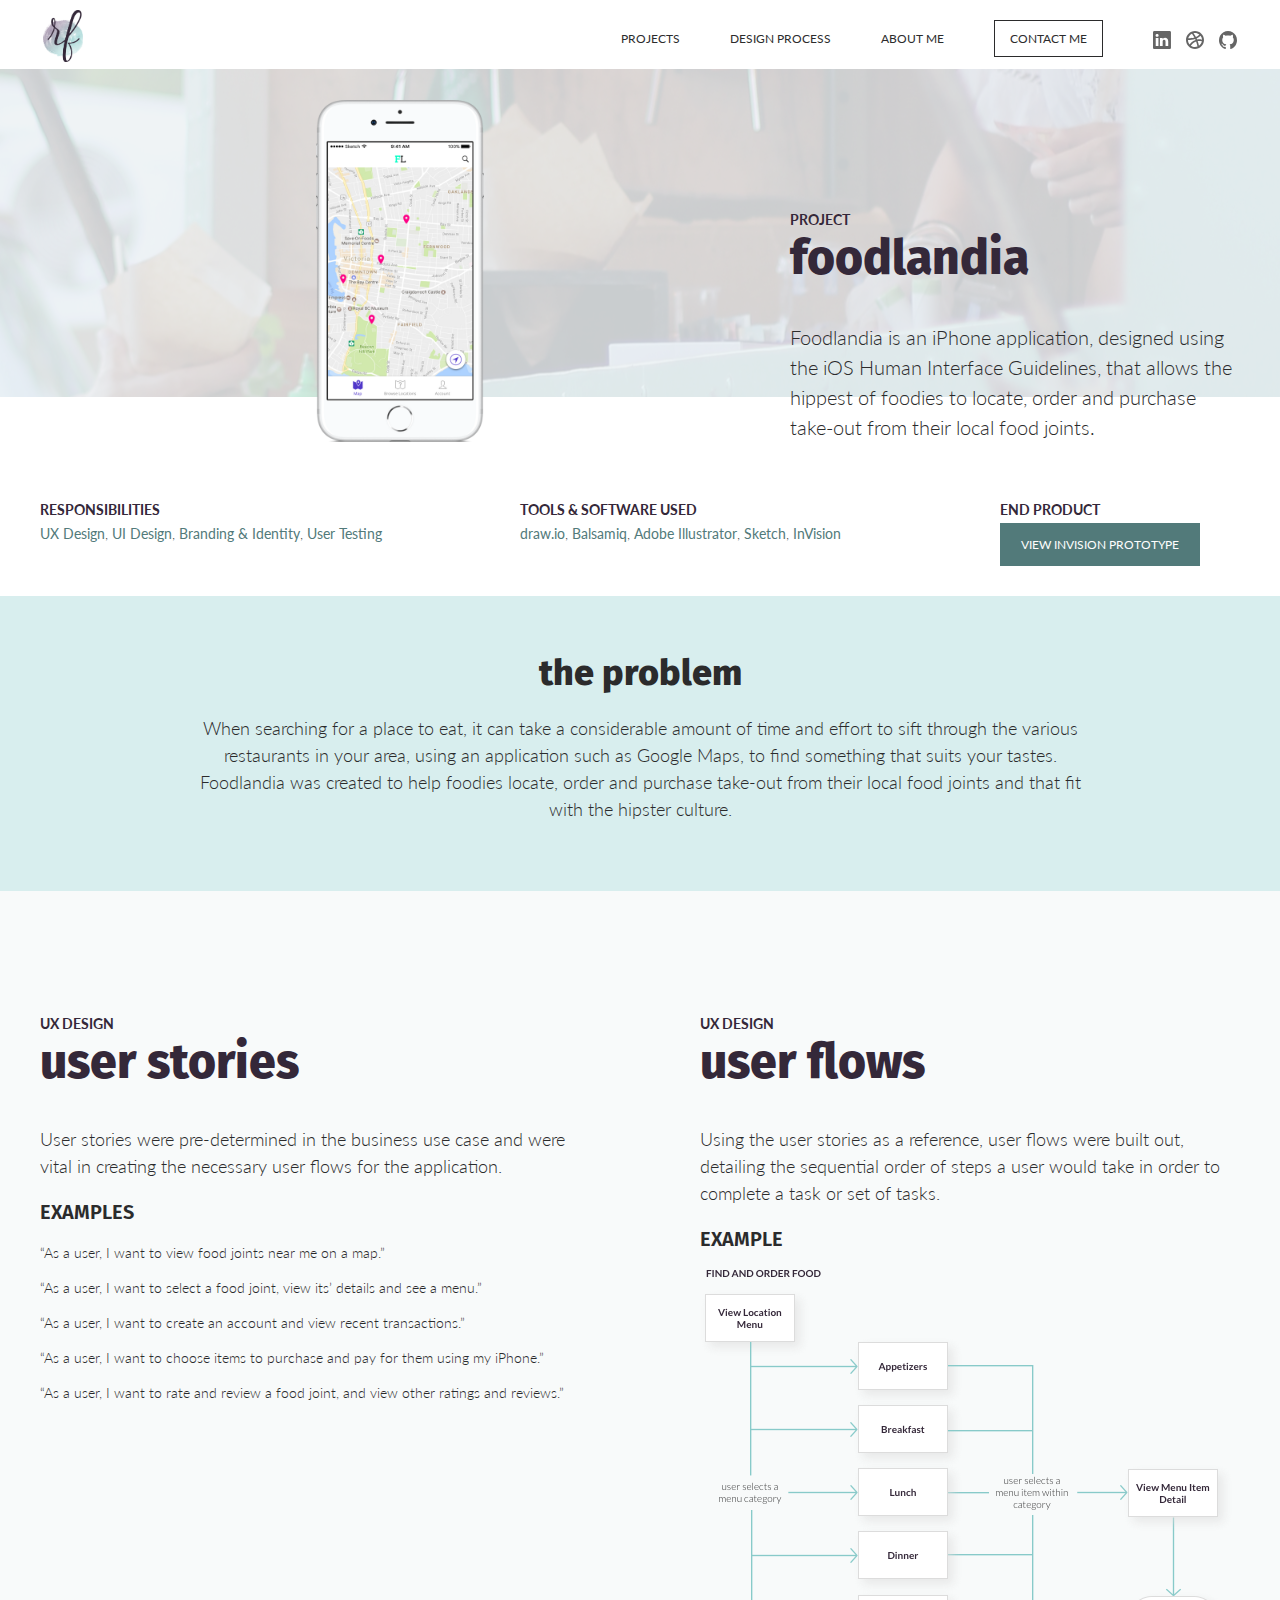
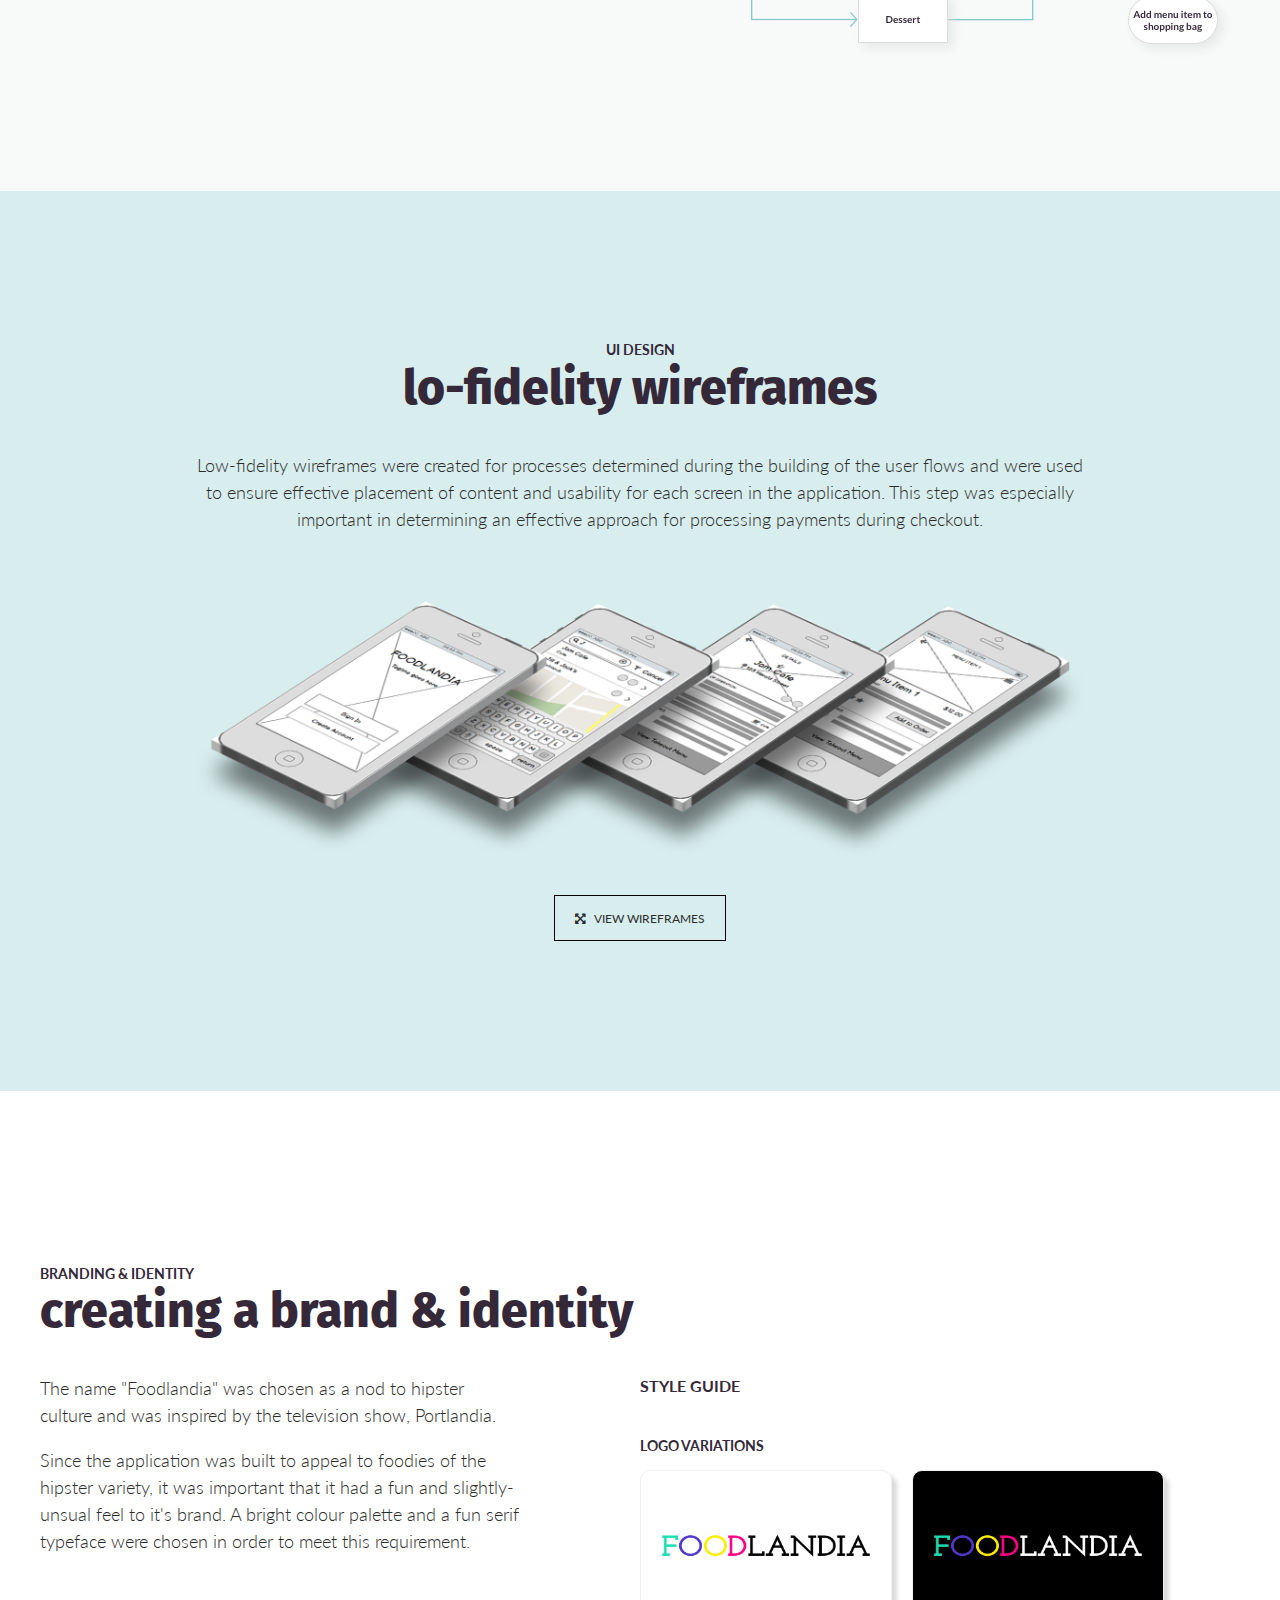
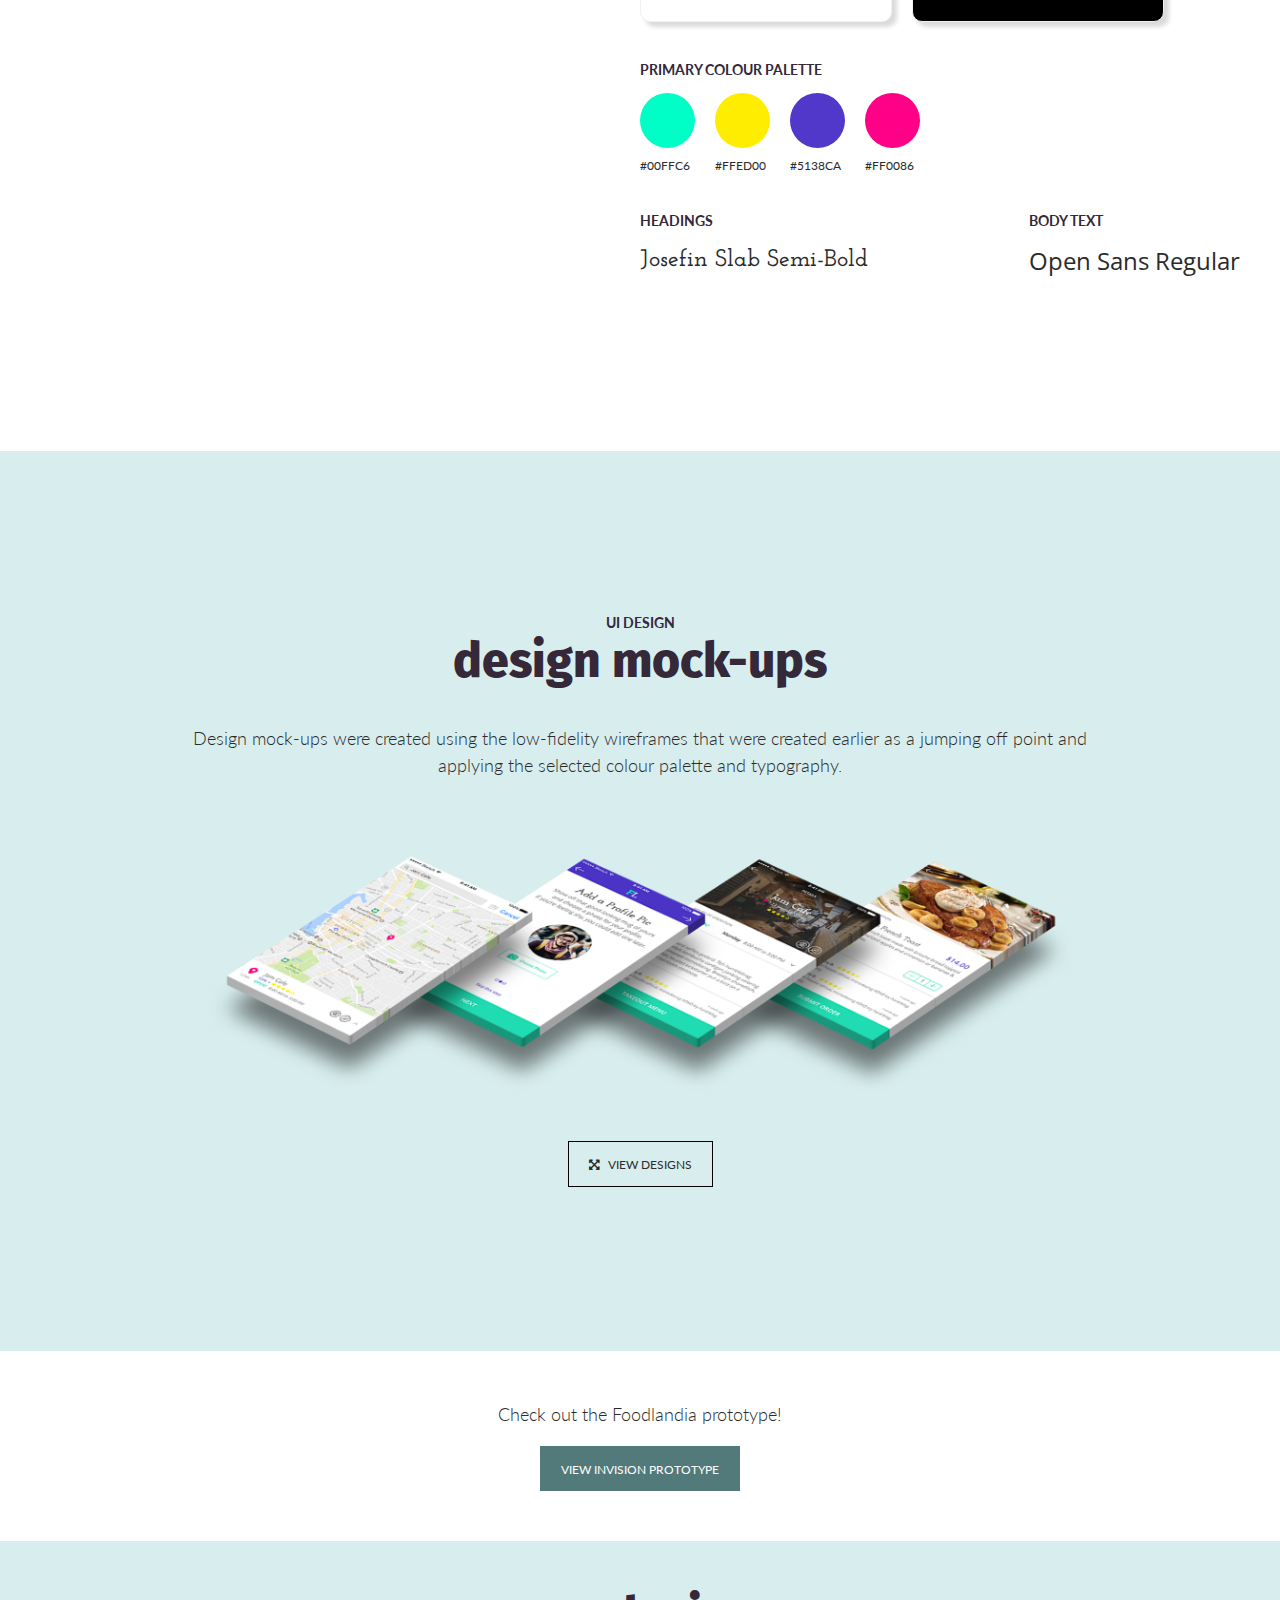
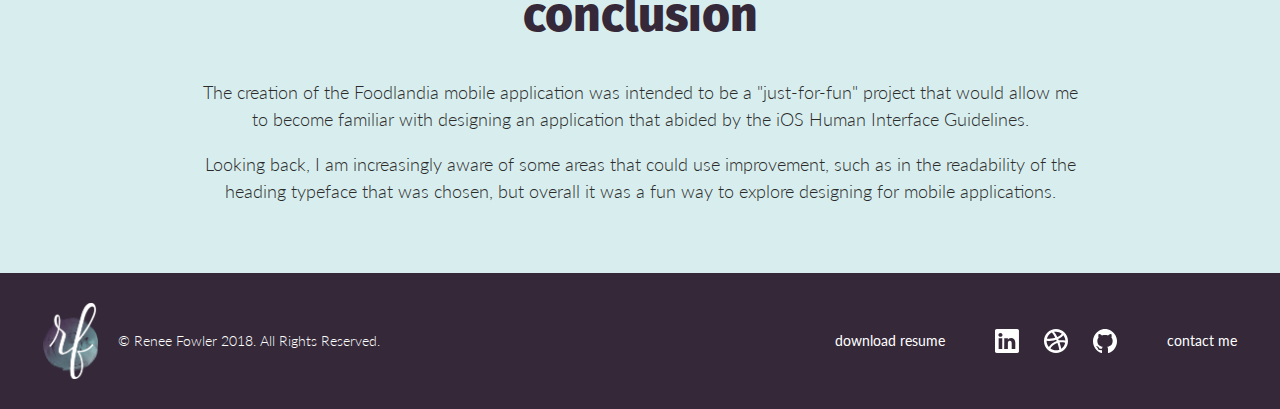
<file: case-study-foodlandia.html>
<!DOCTYPE HTML>
<html>
    <head>
        <meta charset="utf-8">
        <meta name="viewport" content="width=device-width, initial-scale=1.0">
        <title>Renee Fowler - UX/UI Case Study: Foodlandia</title>
        <!-- Portfolio Typography -->
        <link href="https://fonts.googleapis.com/css?family=Fira+Sans:500,600,700,800,900|Lato:300,300i,400,700,900" rel="stylesheet">
        <!-- Foodlandia Case Study Typography for Branding -->
        <link href="https://fonts.googleapis.com/css?family=Josefin+Slab:600|Open+Sans" rel="stylesheet">
        <link rel="stylesheet" type="text/css" href="styles/normalize.css">
        <link rel="stylesheet" type="text/css" href="styles/base.css">
        <link href="https://use.fontawesome.com/releases/v5.0.6/css/all.css" rel="stylesheet">
        <link href="styles/lightbox.css" rel="stylesheet">
    </head>

    <body>
        <nav class="nav-desktop">
            <div class="main-nav-logo">
                <a href="index.html"><img src="assets/logo-lightbg.png" alt="Renee Fowler Logo" width="40px" height="52.17"></a>
            </div>
            <div class="nav-links-desktop">
                <ul>
                    <li><a href="index.html#projects">Projects</a></li>
                    <li><a href="index.html#design-process">Design Process</a></li>
                    <li><a href="index.html#about-me">About Me</a></li>
                    <li><a href="index.html#contact-me">Contact Me</a></li>
                    <li><a class="social linkedin" href="https://www.linkedin.com/in/reneemfowler/" target="_blank"></a></li>
                    <li><a class="social dribbble" href="https://dribbble.com/reneemfowler" target="_blank"></a></li>
                    <li><a class="social github" href="https://github.com/reneemfowler/" target="_blank"></a></li>
                </ul>
            </div>
        </nav>

        <div class="nav-mobile">
            <div class="main-nav-logo">
                <a href="index.html"><img src="assets/logo-lightbg.png" alt="Renee Fowler Logo" width="40px" height="52.17"></a>
            </div>
            <i class="fas fa-bars"></i>
        </div>

        <div class="nav-links-mobile">
            <ul>
                <li><a href="index.html#projects">Projects</a></li>
                <li><a href="index.html#design-process">Design Process</a></li>
                <li><a href="index.html#about-me">About Me</a></li>
                <li><a href="index.html#contact-me">Contact Me</a></li>
            </ul>
        </div>

        <!-- Case Study Introduction & Summary -->
        <header>
            <div class="intro-container">
                <div class="intro-bg foodlandia-intro-bg">
                    <div class="foodlandia-intro-bg-img"></div>
                </div>
                <div class="case-study-intro-container">
                    <div class="case-study-intro-wrapper">
                        <div class="case-study-summary">
                            <div class="foodlandia-showcase">
                                <img src="assets/images/foodlandia-case-study/foodlandia-showcase.png" alt="Device Showcase of Foodlandia" width="168px" height="341.6px">
                            </div>
                            <div class="cs-summary-content">
                                <h6>Project</h6>
                                <h2>Foodlandia</h2>
                                <p>Foodlandia is an iPhone application, designed using the iOS Human Interface Guidelines, that allows the hippest of foodies to locate, order and purchase take-out from their local food joints.</p>
                            </div>
                        </div>
                    </div>
                </div>
        </header>

        <!-- Case Study Responsibilities, Tools & End Product -->
        <section>
            <div class="cs-summary-details-container">
                <div class="cs-summary-details-wrapper">
                    <div class="cs-summary-detail-section">
                        <h6>Responsibilities</h6>
                        <p><a href="#ux-design-top">UX Design</a>, <a href="#ui-design-top">UI Design</a>, <a href="#brand-identity-top">Branding &amp; Identity</a>, <a href="#user-testing-top">User Testing</a></p>
                    </div>
                    <div class="cs-summary-detail-section">
                        <h6>Tools &amp; Software Used</h6>
                        <p>
                            <a href="https://www.draw.io/" target="_blank">draw.io</a>,
                            <a href="https://balsamiq.com/" target="_blank">Balsamiq</a>,
                            <a href="www.adobe.com/Illustrator‎" target="_blank">Adobe Illustrator</a>,
                            <a href="https://www.sketchapp.com" target="_blank">Sketch</a>,
                            <a href="https://www.invisionapp.com" target="_blank">InVision</a>
                        </p>
                    </div>
                    <div class="cs-summary-detail-section end-product">
                        <h6>End Product</h6>
                        <button class="ghost-button end-product-button" type="button">
                            <a href="https://invis.io/28BBR6MSJ" target="_blank">View InVision Prototype</a>
                        </button>
                    </div>
                </div>
            </div>
        </section>

        <!-- The Problem -->
        <article class="case-study-centered">
            <div class="container-small">
                <div class="case-study-wrapper-centered">
                    <h3>The Problem</h3>
                    <p>When searching for a place to eat, it can take a considerable amount of time and effort to sift through the various restaurants in your area, using an application such as Google Maps, to find something that suits your tastes.  Foodlandia was created to help foodies locate, order and purchase take-out from their local food joints and that fit with the hipster culture.</p>
                </div>
            </div>
        </article>

        <!-- UX Design: User Stories & User Flows -->
        <article class="user-stories-flows" id="ux-design-top">
            <div class="container">
                <div class="case-study-content-wrapper">
                    <!-- User Stories -->
                    <div class="user-stories">
                        <h6>UX Design</h6>
                        <h2>User Stories</h2>
                        <p>User stories were pre-determined in the business use case and were vital in creating the necessary user flows for the application.</p>
                        <div class="user-stories-flows-example">
                            <h4>Examples</h4>
                            <div>
                                <p>“As a user, I want to view food joints near me on a map.”</p>
                                <p>“As a user, I want to select a food joint, view its’ details and see a menu.”</p>
                                <p>“As a user, I want to create an account and view recent transactions.”</p>
                                <p>“As a user, I want to choose items to purchase and pay for them using my iPhone.”</p>
                                <p>“As a user, I want to rate and review a food joint, and view other ratings and reviews.”</p>
                            </div>
                        </div>
                    </div>
                    <!-- User Flows -->
                    <div class="user-flows">
                        <h6>UX Design</h6>
                        <h2>User Flows</h2>
                        <p>Using the user stories as a reference, user flows were built out, detailing the sequential order of steps a user would take in order to complete a task or set of tasks.</p>
                        <div class="user-stories-flows-example">
                            <h4>Example</h4>
                            <div class="user-flows-example">
                                <img src="assets/images/foodlandia-case-study/userflow.png" alt="Sample User Flow for Finding and Ordering Food">
                            </div>
                            <button class="ghost-button user-flows-button" type="button">
                                <a href="assets/images/foodlandia-case-study/userflow.png" data-lightbox="foodlandia-userflow" data-title="Sample User Flow for Finding and Ordering Food">
                                    <i class="fas fa-expand-arrows-alt"></i>
                                    View Example
                                </a>
                            </button>
                        </div>
                    </div>
                </div>
            </div>
        </article>

        <!-- UX Design: Checkout Process -->
        <!--
        <article class="container">
            <div class="case-study-article-wrapper">
                <div class="article-heading-left">
                    <h5>UX Design</h5>
                    <h2>Perfecting the Checkout Process</h2>
                </div>
                <div class="case-study-content-wrapper">
                    <!-- Summary
                    <div class="case-study-content-left">
                        <p>Discuss importance of streamlining the checkout process in order to prevent shopping cart abandonment.</p>
                    </div>
                    <div class="case-study-content-right graphic-content-right">
                        <img src="assets/images/moneta-case-study/moneta-budgetdetail.png" alt="iMac Screen Displaying Final Version of Budget Detail Page">
                        <button class="ghost-button" type="button">
                            <a href="assets/images/moneta-case-study/budget-detail-v1.png" data-lightbox="budget-detail" data-title="First Version of the Budget Detail Page">
                                <i class="fas fa-expand-arrows-alt"></i>
                                View Design Iterations
                            </a>
                            <a href="assets/images/moneta-case-study/budget-detail-v2.png" data-lightbox="budget-detail" data-title="Second Version of the Budget Detail Page"></a>
                            <a href="assets/images/moneta-case-study/budget-detail-v3.png" data-lightbox="budget-detail" data-title="Final Version of the Budget Detail Page"></a>
                        </button>
                    </div>
                </div>
            </div>
        </article> -->

        <!-- UI Design: Lo-Fidelity Wireframes -->
        <article class="case-study-centered" id="ui-design-top">
            <div class="container">
                <div class="case-study-wrapper-centered">
                    <h6>UI Design</h6>
                    <h2>Lo-Fidelity Wireframes</h2>
                    <p>Low-fidelity wireframes were created for processes determined during the building of the user flows and were used to ensure effective placement of content and usability for each screen in the application.  This step was especially important in determining an effective approach for processing payments during checkout.</p>
                    <img src="assets/images/foodlandia-case-study/foodlandia-wireframes.png" alt="Perspective View of Wireframes">
                    <button class="ghost-button" type="button">
                        <a href="assets/images/foodlandia-case-study/welcome-wf.png" data-lightbox="foodlandia-wireframes" data-title="Onboarding: Welcome">
                            <i class="fas fa-expand-arrows-alt"></i>
                            View Wireframes
                        </a>
                        <a href="assets/images/foodlandia-case-study/map-view-wf.png" data-lightbox="foodlandia-wireframes" data-title="Map View"></a>
                        <a href="assets/images/foodlandia-case-study/map-view-search-wf.png" data-lightbox="foodlandia-wireframes" data-title="Map View - Search Function"></a>
                        <a href="assets/images/foodlandia-case-study/location-detail-wf.png" data-lightbox="foodlandia-wireframes" data-title="Location Detail View"></a>
                        <a href="assets/images/foodlandia-case-study/menu-view-wf.png" data-lightbox="foodlandia-wireframes" data-title="Menu View"></a>
                        <a href="assets/images/foodlandia-case-study/menu-item-detail-wf.png" data-lightbox="foodlandia-wireframes" data-title="Menu Item Detail View"></a>
                        <a href="assets/images/foodlandia-case-study/account-settings-wf.png" data-lightbox="foodlandia-wireframes" data-title="Account Settings"></a>
                    </button>
                </div>
            </div>
        </article>

        <!-- Branding & Identity -->
        <article class="container brand-identity-container" id="brand-identity-top">
            <div class="case-study-article-wrapper">
                <div class="article-heading-left">
                    <h6>Branding &amp; Identity</h6>
                    <h2>Creating a Brand &amp; Identity</h2>
                </div>
                <div class="case-study-content-wrapper">
                    <!-- Summary -->
                    <div class="case-study-content-left">
                        <p>The name "Foodlandia" was chosen as a nod to hipster culture and was inspired by the television show, Portlandia.</p>
                        <p>Since the application was built to appeal to foodies of the hipster variety, it was important that it had a fun and slightly-unsual feel to it's brand.  A bright colour palette and a fun serif typeface were chosen in order to meet this requirement.</p>
                    </div>
                    <!-- Style Guide -->
                    <div class="case-study-content-right">
                        <h5>Style Guide</h5>
                        <!-- Logo -->
                        <div class="style-guide-sections">
                            <div class="branding-logo-variations foodlandia-logos">
                                <h6>Logo Variations</h6>
                                <ul>
                                    <li><img src="assets/images/foodlandia-case-study/logo-light-bg.png" alt="Foodlandia Logo for Light Backgrounds" width="210.63px" height="35px"></li>
                                    <li><img src="assets/images/foodlandia-case-study/logo-dark-bg.png" alt="Foodlandia Logo for Coloured Backgrounds" width="210.63px" height="35px"></li>
                                </ul>
                            </div>
                        </div>
                        <!-- Colour Palette -->
                        <div class="style-guide-sections">
                            <!-- Primary Colour Palette -->
                            <div class="colour-palette moneta-primary-palette">
                                <h6>Primary Colour Palette</h6>
                                <ul class="colour-swatches">
                                    <li><span class="colour-swatch foodlandia-green"></span>#00FFC6</li>
                                    <li><span class="colour-swatch foodlandia-yellow"></span>#FFED00</li>
                                    <li><span class="colour-swatch foodlandia-violet"></span>#5138CA</li>
                                    <li><span class="colour-swatch foodlandia-pink"></span>#FF0086</li>
                                </ul>
                            </div>
                        </div>
                        <!-- Typography -->
                        <div class="style-guide-sections foodlandia-typography">
                            <div class="foodlandia-headings">
                                <h6>Headings</h6>
                                <ul>
                                    <li class="josefin-slab-semibold-heading">Josefin Slab Semi-Bold</li>
                                </ul>
                            </div>
                            <div>
                                <h6>Body Text</h6>
                                <ul>
                                    <li class="open-sans-regular-body">Open Sans Regular</li>
                                </ul>
                            </div>
                        </div>
                    </div>
                </div>
            </div>
        </article>

        <!-- UI Design: Design Mock-Ups -->
        <article class="case-study-centered">
            <div class="container">
                <div class="case-study-wrapper-centered">
                    <h6>UI Design</h6>
                    <h2>Design Mock-Ups</h2>
                    <p>Design mock-ups were created using the low-fidelity wireframes that were created earlier as a jumping off point and applying the selected colour palette and typography.</p>
                    <img src="assets/images/foodlandia-case-study/foodlandia-mockups.png" alt="Perspective View of Design Mock-Ups">
                    <button class="ghost-button" type="button">
                        <a href="assets/images/foodlandia-case-study/welcome-mockup.png" data-lightbox="foodlandia-mockups" data-title="Onboarding: Welcome">
                            <i class="fas fa-expand-arrows-alt"></i>
                            View Designs
                        </a>
                        <a href="assets/images/foodlandia-case-study/signup1-mockup.png" data-lightbox="foodlandia-mockups" data-title="Onboarding: Sign Up - Step One"></a>
                        <a href="assets/images/foodlandia-case-study/signup2-mockup.png" data-lightbox="foodlandia-mockups" data-title="Onboarding: Sign Up - Step Two"></a>
                        <a href="assets/images/foodlandia-case-study/signup3-mockup.png" data-lightbox="foodlandia-mockups" data-title="Onboarding: Sign Up - Step Three"></a>
                        <a href="assets/images/foodlandia-case-study/map-view-mockup.png" data-lightbox="foodlandia-mockups" data-title="Map View"></a>
                        <a href="assets/images/foodlandia-case-study/map-filters-mockup.png" data-lightbox="foodlandia-mockups" data-title="Map View with Filters"></a>
                        <a href="assets/images/foodlandia-case-study/location-detail-mockup.png" data-lightbox="foodlandia-mockups" data-title="Location Detail View"></a>
                        <a href="assets/images/foodlandia-case-study/menu-mockup.png" data-lightbox="foodlandia-mockups" data-title="Menu View"></a>
                        <a href="assets/images/foodlandia-case-study/menu-item-detail-mockup.png" data-lightbox="foodlandia-mockups" data-title="Menu Item Detail View"></a>
                        <a href="assets/images/foodlandia-case-study/account-mockup.png" data-lightbox="foodlandia-mockups" data-title="Account Settings"></a>
                        <a href="assets/images/foodlandia-case-study/account-purchases-mockup.png" data-lightbox="foodlandia-mockups" data-title="Purchase History"></a>
                    </button>
                </div>
            </div>
        </article>

        <!-- Case Study Prototype -->
        <article class="case-study-centered prototype-bg">
            <div class="container-small">
                <div class="case-study-wrapper-centered">
                    <p>Check out the Foodlandia prototype!</p>
                    <button class="ghost-button end-product-button" type="button">
                        <a href="https://invis.io/28BBR6MSJ" target="_blank">View InVision Prototype</a>
                    </button>
                </div>
            </div>
        </article>

        <!-- Case Study Conclusion -->
        <article class="case-study-centered conclusion">
            <div class="conclusion-bg"></div>
            <div class="container-small conclusion-content">
                <div class="case-study-wrapper-centered">
                    <h2>Conclusion</h2>
                    <p>The creation of the Foodlandia mobile application was intended to be a "just-for-fun" project that would allow me to become familiar with designing an application that abided by the iOS Human Interface Guidelines.</p>
                    <p>Looking back, I am increasingly aware of some areas that could use improvement, such as in the readability of the heading typeface that was chosen, but overall it was a fun way to explore designing for mobile applications.</p>
                </div>
            </div>
        </article>

        <footer>
            <div class="logo-copyright">
                <img src="assets/logo-darkbg.png" alt="Renee Fowler Logo" height="76px" width="55px">
                <p>&copy; Renee Fowler 2018. All Rights Reserved.</p>
            </div>
            <div class="resume-contact-social">
                <a href="assets/Resume-Renee_Fowler.pdf" download="Renee_Fowler-Resume">Download Resume</a>
                <ul>
                    <li><a class="social linkedin" href="https://www.linkedin.com/in/reneemfowler/" target="_blank"></a></li>
                    <li><a class="social dribbble" href="https://dribbble.com/reneemfowler" target="_blank"></a></li>
                    <li><a class="social github" href="https://github.com/reneemfowler/" target="_blank"></a></li>
                </ul>
                <a href="#contact-me">Contact Me</a>
            </div>
            <p class="copyright-mobile">&copy; Renee Fowler 2018. All Rights Reserved.</p>
        </footer>

        <script src="https://ajax.googleapis.com/ajax/libs/jquery/3.3.1/jquery.min.js"></script>
        <script src="js/main.js"></script>
        <script src="js/lightbox.js"></script>

        <script>
            lightbox.option({
                'alwaysShowNavOnTouchDevices': true,
                'wrapAround': true
            });
        </script>

        <!-- Global site tag (gtag.js) - Google Analytics -->
        <script async src="https://www.googletagmanager.com/gtag/js?id=UA-114731004-1"></script>
        <script>
          window.dataLayer = window.dataLayer || [];
          function gtag(){dataLayer.push(arguments);}
          gtag('js', new Date());

          gtag('config', 'UA-114731004-1');
        </script>

    </body>

</html>
</file>
<file: styles/base.css>
@font-face {
  font-family: Angelline;
  src: url(../fonts/angelline.otf), url(../fonts/angeline.ttf);
  font-weight: bold; }
body {
  font-family: 'Lato', sans-serif;
  font-size: 18px;
  font-weight: 300;
  color: #2B2B2C;
  line-height: 1.5; }

h1 {
  font-family: 'Angelline', script;
  text-transform: lowercase;
  font-size: 5.0em;
  /* 90px */
  text-align: center;
  color: #88CAC9;
  margin-bottom: 5px;
  line-height: 1.2; }

h2 {
  font-family: 'Fira Sans', sans-serif;
  font-weight: 800;
  font-size: 2.667em;
  /* 48px */
  color: #342839;
  line-height: 1.0;
  /* 48px */
  text-transform: lowercase;
  margin: 0;
  padding-bottom: 40px; }

h3 {
  font-family: 'Fira Sans', sans-serif;
  font-weight: 800;
  font-size: 2.0em;
  /* 36px */
  line-height: 1.5;
  text-transform: lowercase;
  margin: 0;
  padding-bottom: 15px; }

h4 {
  font-family: 'Fira Sans', sans-serif;
  font-weight: 600;
  font-size: 1.111em;
  /* 20px */
  line-height: 1.45;
  text-transform: uppercase;
  margin: 0; }

h5 {
  font-weight: 700;
  font-size: 16px;
  /* 15px */
  color: #342839;
  line-height: 1.4;
  text-transform: uppercase;
  margin: 0; }

h6 {
  font-weight: 700;
  font-size: 14px;
  /* 12px */
  color: #342839;
  line-height: 1.2;
  text-transform: uppercase;
  margin: 0;
  padding-bottom: 5px; }

ul {
  margin: 0; }

p {
  margin-top: 0; }

a {
  font-weight: 400;
  color: #527A7A; }

.nav-links-desktop ul {
  font-weight: 400;
  font-size: 0.667em;
  /* 12px */
  line-height: 1.35;
  text-transform: uppercase; }
.nav-links-desktop a {
  font-weight: 400;
  color: #2B2B2C; }
.nav-links-desktop li:nth-child(4) a {
  border: 1px solid #2B2B2C;
  padding: 10px 15px;
  transition: all 0.25s ease-in-out; }
.nav-links-desktop li:nth-child(4):hover a {
  background-color: #56425E;
  border: 1px solid #56425E;
  padding: 10px 15px;
  color: #fff;
  text-decoration: none; }

.nav-links-mobile {
  text-align: center; }
  .nav-links-mobile ul {
    font-size: 1.0em;
    text-transform: uppercase; }
  .nav-links-mobile li {
    padding-top: 20px;
    padding-bottom: 20px; }
  .nav-links-mobile a {
    font-weight: 300;
    color: #2B2B2C; }
  .nav-links-mobile li:nth-child(4) {
    display: flex;
    flex-direction: column;
    padding: 0; }
    .nav-links-mobile li:nth-child(4) a {
      background-color: #527A7A;
      padding: 20px 0;
      color: #fff;
      font-weight: 400; }

.header-content-wrapper .title-location-wrapper p {
  font-weight: 300; }

.view-case-study {
  text-align: center;
  color: #fff;
  text-transform: uppercase;
  font-size: 0.778em; }

footer {
  font-weight: 300;
  font-size: 0.778em;
  /* 14px */
  color: #fff;
  line-height: 1.2; }
  footer a {
    color: #fff;
    font-weight: 400;
    text-transform: lowercase; }

button {
  line-height: 10px;
  text-transform: uppercase;
  text-align: center; }
  button a {
    font-size: 12px;
    /* 12px */
    color: #2B2B2C;
    font-weight: 400; }

.header-content-wrapper p {
  text-transform: uppercase;
  font-weight: 400;
  line-height: 1.2; }

.scroll-down-wrapper p {
  font-size: 0.444em;
  /* 8px */
  font-weight: 700;
  text-transform: uppercase;
  color: #4A4A4A;
  line-height: 1.2; }

.process-tile {
  text-align: center;
  color: #fff; }
  .process-tile ul {
    font-weight: 400;
    font-size: 0.667em;
    /* 12px */
    line-height: 1.6; }

.testimonials blockquote {
  font-weight: 300;
  font-size: 1.111em;
  /* 20px */
  font-style: italic;
  line-height: 1.55;
  color: #fff; }
  .testimonials blockquote span {
    font-family: 'Fira Sans', sans-serif;
    font-size: 4.222em;
    /* 76px */
    color: #BEE2E2; }

.testimonial-client p {
  font-family: 'Fira Sans', sans-serif;
  font-weight: 600;
  font-size: 0.778em;
  /* 14px */
  line-height: 1.4;
  color: #fff;
  text-transform: uppercase; }
.testimonial-client p:last-child {
  font-family: 'Lato', sans-serif;
  font-weight: 400;
  font-size: 0.667em;
  /* 12px */
  color: #BEE2E2; }

.cs-summary-content p {
  font-size: 20px;
  margin-bottom: 0; }

.chart-labels li {
  font-weight: 300;
  font-size: 0.667em;
  /* 12px */
  padding: 0 20px 5px 0; }

.survey-finding-wrapper ul {
  list-style-type: circle;
  padding-left: 25px; }
  .survey-finding-wrapper ul li {
    font-weight: 300;
    font-size: 0.778em;
    /* 14px */
    line-height: 1.5; }

.survey-pie-chart {
  text-align: center; }

.user-stories-flows-example p {
  font-size: 0.778em;
  /* 14px */ }

.test-plan {
  font-size: 0.778em;
  /* 14px */ }

.moneta-typography ul {
  font-size: 1.333em;
  /* 24px */
  line-height: 1.333; }
.moneta-typography .playfair-display-black-heading {
  font-family: 'Playfair Display', serif;
  font-weight: 900; }
.moneta-typography .montserrat-medium-heading {
  font-family: 'Montserrat', sans-serif;
  font-weight: 500; }
.moneta-typography .montserrat-light-body {
  font-family: 'Montserrat', sasn-serif;
  font-weight: 300; }

.blocbox-typography ul {
  font-size: 1.333em;
  /* 24px */
  line-height: 1.333; }
.blocbox-typography .roboto-slab-regular-heading {
  font-family: 'Roboto Slab', serif;
  font-weight: 400; }
.blocbox-typography .open-sans-regular-body {
  font-family: 'Open Sans', sans-serif;
  font-weight: 400; }

.foodlandia-typography ul {
  font-size: 1.333em;
  /* 24px */
  line-height: 1.333; }
.foodlandia-typography .josefin-slab-semibold-heading {
  font-family: 'Josefin Slab', serif;
  font-weight: 600; }
.foodlandia-typography .open-sans-regular-body {
  font-family: 'Open Sans', sans-serif;
  font-weight: 400; }

@media screen and (max-width: 768px) {
  body {
    font-size: 17px; }

  button {
    font-size: 0.647em;
    /* 11px */ }

  .process-tile ul {
    font-size: 0.8em; } }
@media screen and (max-width: 480px) {
  body {
    text-align: center; }

  h1 {
    margin: 0; }

  .testimonials blockquote {
    font-size: 1.0em;
    /* 18px */ }
    .testimonials blockquote span {
      font-family: 'Fira Sans', sans-serif;
      font-size: 4.222em;
      /* 76px */
      color: #BEE2E2; }

  .survey-finding-wrapper ul li {
    font-size: 0.823em;
    /* 14px */
    text-align: left; }

  .competitive-analysis ol {
    text-align: left; } }
.container {
  max-width: 1200px;
  margin: 0 auto;
  min-height: 100vh;
  display: flex;
  justify-content: center;
  align-items: center; }

.container-small {
  max-width: 1200px;
  margin: 0 auto;
  display: flex;
  flex-direction: column;
  align-items: center; }

ul {
  list-style: none;
  padding: 0; }

a {
  text-decoration: none; }
  a:hover {
    color: #88CAC9;
    text-decoration: underline; }

.button-wrapper {
  position: relative;
  display: inline-block;
  margin-top: 30px; }
  .button-wrapper .button-bg {
    position: absolute;
    top: 7px;
    left: 7px;
    z-index: 0;
    background-color: #BEE2E2;
    height: 100%;
    width: 100%; }

.primary-button {
  position: relative;
  padding: 15px 25px;
  border: 1px solid #2B2B2C;
  background: none;
  z-index: 1;
  transition: all 0.2s ease-in-out;
  cursor: pointer; }
  .primary-button:hover {
    background-color: #D8C3CA;
    border: 1px solid #D8C3CA; }
    .primary-button:hover a {
      color: #fff;
      text-decoration: none; }

.ghost-button {
  padding: 15px 20px;
  border: 1px solid #000;
  background: none;
  transition: all 0.2s ease-in-out;
  cursor: pointer; }
  .ghost-button i {
    padding-right: 5px; }
  .ghost-button a {
    font-size: 12px; }
  .ghost-button:hover {
    background-color: #56425E;
    border: 1px solid #56425E; }
    .ghost-button:hover a {
      color: #fff;
      text-decoration: none; }

.end-product-button {
  border: 1px solid #527A7A;
  background: #527A7A; }
  .end-product-button a {
    color: #fff; }

@media screen and (max-width: 768px) {
  .container {
    max-width: 708px;
    margin-left: 30px;
    margin-right: 30px;
    min-height: 0; }

  .button-wrapper .button-bg {
    top: 8px;
    left: 8px; }

  .primary-button {
    padding: 20px 50px; }

  .ghost-button {
    padding: 20px 30px; } }
nav {
  width: 100%;
  display: flex;
  justify-content: space-evenly;
  padding-top: 10px;
  position: fixed;
  background-color: #fff;
  z-index: 5; }
  nav .main-nav-logo {
    display: flex;
    flex: 0 1 10%; }
  nav .nav-links-desktop {
    display: flex;
    align-items: center;
    flex: 0 1 80%;
    justify-content: flex-end; }
    nav .nav-links-desktop ul {
      margin: 0;
      display: flex; }
      nav .nav-links-desktop ul li {
        padding-right: 50px; }
        nav .nav-links-desktop ul li a.social {
          width: 18px;
          height: 18px;
          background-size: contain;
          background-repeat: no-repeat;
          background-position: center center;
          display: block;
          opacity: 0.60; }
        nav .nav-links-desktop ul li a.linkedin {
          background-image: url("../assets/icons/linkedin-black.svg"); }
          nav .nav-links-desktop ul li a.linkedin:hover {
            background-image: url("../assets/icons/linkedin-colour.svg");
            opacity: 1.0; }
        nav .nav-links-desktop ul li a.dribbble {
          background-image: url("../assets/icons/dribbble-black.svg"); }
          nav .nav-links-desktop ul li a.dribbble:hover {
            background-image: url("../assets/icons/dribbble-colour.svg");
            opacity: 1.0; }
        nav .nav-links-desktop ul li a.github {
          background-image: url("../assets/icons/github-black.svg"); }
          nav .nav-links-desktop ul li a.github:hover {
            opacity: 1.0; }
      nav .nav-links-desktop ul li:nth-child(5),
      nav .nav-links-desktop ul li:nth-child(6) {
        padding-right: 15px; }
      nav .nav-links-desktop ul li:last-child {
        padding-right: 0; }
      nav .nav-links-desktop ul img {
        opacity: 0.50; }

.nav-mobile,
.nav-links-mobile {
  display: none; }

@media screen and (max-width: 768px) {
  .nav-desktop {
    display: none; }

  .nav-mobile {
    display: flex;
    justify-content: space-evenly;
    align-items: center;
    background: transparent;
    position: inherit;
    padding-top: 10px; }
    .nav-mobile i {
      font-size: 24px;
      flex: 0 1 45%;
      text-align: right; }
    .nav-mobile .main-nav-logo {
      flex: 0 1 45%; }
      .nav-mobile .main-nav-logo img {
        width: 50px;
        height: 65.22px; }

  .nav-links-mobile {
    display: none;
    background-color: #D8EEEE; }
    .nav-links-mobile.expanded {
      display: block; } }
.header-content-wrapper {
  margin: 0 auto;
  max-width: 590px;
  display: flex;
  flex-direction: column;
  padding-bottom: 100px; }

.title-location-wrapper {
  display: flex;
  justify-content: space-evenly; }
  .title-location-wrapper p:first-child {
    padding-right: 20px; }
  .title-location-wrapper p:nth-child(2) {
    padding-right: 5px; }

.scroll-down-wrapper {
  max-width: 130px;
  display: flex;
  position: absolute;
  bottom: 30px;
  align-self: center; }
  .scroll-down-wrapper p {
    padding-left: 10px; }

@media screen and (max-width: 768px) {
  .header-content-wrapper {
    padding: 150px 0;
    max-width: 100%; }

  .scroll-down-wrapper {
    display: none; } }
@media screen and (max-width: 480px) {
  .title-location-wrapper {
    flex-direction: column;
    text-align: center;
    padding-top: 50px; }
    .title-location-wrapper p:first-child {
      padding: 0;
      margin-bottom: 5px; } }
.about-me {
  position: relative; }

.about-me-bg {
  width: 100%;
  height: 100%;
  position: absolute;
  z-index: 1;
  opacity: 0.45;
  background: #BEE2E2;
  background-image: linear-gradient(0deg, rgba(255, 255, 255, 0.35) 0%, rgba(136, 202, 201, 0.41) 23%, rgba(111, 134, 147, 0.53) 48%, rgba(118, 92, 128, 0.62) 73%, #583765 100%); }

.about-me-content {
  position: relative;
  z-index: 2; }

.about-wrapper {
  margin: 0 auto;
  text-align: center;
  max-width: 893px;
  padding-top: 50px;
  padding-bottom: 50px; }
  .about-wrapper img {
    border-radius: 50%;
    margin-bottom: 20px; }

.design-projects {
  background-color: #F8FAFA; }

.design-projects-wrapper {
  max-width: 100%;
  display: flex;
  justify-content: space-between;
  padding: 50px 0; }

.design-project-intro {
  flex: 0 1 30%; }

.design-project-tiles {
  flex: 0 1 50%;
  display: flex;
  align-items: center;
  position: relative; }

.tile-wrapper {
  position: relative;
  width: 250px;
  height: 250px; }
  .tile-wrapper .view-case-study {
    position: absolute;
    bottom: 15%;
    width: 250px;
    pointer-events: none;
    display: none; }
  .tile-wrapper:hover .view-case-study {
    display: block; }
  .tile-wrapper:hover .project-tile .project-1-overlay {
    background-color: rgba(0, 0, 0, 0.7); }
  .tile-wrapper:hover .project-tile .project-2-overlay {
    background-color: rgba(0, 0, 0, 0.7); }
  .tile-wrapper:hover .project-tile .project-3-overlay {
    background-color: rgba(0, 0, 0, 0.7); }

.left-diamond {
  top: 100px;
  left: 50px; }

.middle-diamond {
  top: -100px; }

.right-diamond {
  top: 100px;
  right: 50px; }

.project-tile {
  width: 250px;
  height: 250px;
  transform: rotate(45deg);
  box-shadow: 5px 5px 10px rgba(114, 114, 114, 0.6);
  display: flex;
  justify-content: center;
  align-items: center;
  position: absolute;
  overflow: hidden; }
  .project-tile img {
    transform: rotate(-45deg); }

.project-1 .project-1-bg {
  background-image: url("../../assets/images/jam-cafe.jpg");
  background-repeat: no-repeat;
  background-position: center;
  position: absolute;
  width: 145%;
  height: 145%;
  transform: rotate(-45deg); }
.project-1 .project-1-overlay {
  background-color: rgba(0, 0, 0, 0.3);
  position: absolute;
  width: 145%;
  height: 145%; }

.project-2 .project-2-bg {
  background-image: url("../../assets/images/newlyweds.jpg");
  background-repeat: no-repeat;
  background-position: center;
  position: absolute;
  width: 145%;
  height: 145%;
  transform: rotate(-45deg); }
.project-2 .project-2-overlay {
  background-color: rgba(77, 114, 152, 0.6);
  position: absolute;
  width: 145%;
  height: 145%; }

.project-3 .project-3-bg {
  background-image: url("../../assets/images/blocbox-bg.jpg");
  background-repeat: no-repeat;
  background-position: center;
  position: absolute;
  width: 145%;
  height: 145%;
  transform: rotate(-45deg); }
.project-3 .project-3-overlay {
  position: absolute;
  width: 145%;
  height: 145%; }

@media screen and (max-width: 1200px) {
  .design-projects-wrapper {
    flex-wrap: wrap;
    flex-direction: column; }

  .design-project-intro,
  .design-project-tiles {
    flex: 0 1 100%; }

  .design-project-intro {
    text-align: center; }

  .design-project-tiles {
    margin-top: 200px;
    margin-bottom: 150px; } }
@media screen and (max-width: 768px) {
  .design-project-tiles {
    display: flex;
    flex-direction: column;
    margin-top: 80px;
    margin-bottom: 400px; }

  .left-diamond {
    top: 0;
    left: 0; }

  .middle-diamond {
    top: 140px; }

  .right-diamond {
    top: 280px;
    right: 0; } }
.design-process-wrapper {
  padding: 50px 0 80px 0;
  max-width: 100%;
  display: flex;
  flex-direction: column;
  align-items: center; }

.design-process-intro {
  text-align: center;
  padding-bottom: 60px;
  margin: 0 auto;
  max-width: 895px; }

.design-process-tiles {
  display: flex;
  flex: 0 1 100%;
  flex-wrap: wrap; }

.process-tile {
  width: 200px;
  height: 200px;
  background-color: #56425E;
  transform: rotate(45deg);
  display: flex;
  flex-direction: column;
  justify-content: center;
  box-shadow: 5px 5px 10px rgba(114, 114, 114, 0.6); }
  .process-tile .process-tile-content {
    transform: rotate(-45deg); }
  .process-tile img {
    padding-bottom: 7px; }
  .process-tile h4 {
    color: #fff; }
  .process-tile:first-child {
    margin-top: 110px; }
  .process-tile:nth-child(2) {
    background-color: #88CAC9; }
  .process-tile:nth-child(3) {
    background-color: #D8C3CA;
    margin-top: 110px; }
  .process-tile:nth-child(4) {
    background-color: #BEE2E2; }
  .process-tile:last-child {
    background-color: #342839;
    margin-top: 110px; }

@media screen and (max-width: 768px) {
  .design-process-intro {
    padding-bottom: 40px; }

  .process-tile:first-child,
  .process-tile:nth-child(3),
  .process-tile:nth-child(5) {
    margin-top: 0; }

  .process-tile {
    transform: none;
    flex: 0 1 100%; }
    .process-tile .process-tile-content {
      transform: none; } }
section.testimonials {
  background: #56425E; }

.testimonial-wrapper {
  margin: 0 auto;
  width: 100%;
  padding: 30px 0 30px 0; }
  .testimonial-wrapper blockquote {
    margin: 0;
    padding: 15px 20px 15px 20px; }

.testimonial-quote {
  margin: 0 auto;
  display: flex;
  max-width: 800px; }
  .testimonial-quote img:last-child {
    align-self: flex-end; }

.testimonial-client {
  display: flex;
  flex-direction: column;
  text-align: center;
  padding-top: 70px; }
  .testimonial-client img {
    border-radius: 50%;
    align-self: center; }
  .testimonial-client p {
    padding-top: 20px;
    margin-bottom: 0; }
  .testimonial-client p:last-child {
    padding-top: 0; }

@media screen and (max-width: 768px) {
  .testimonial-wrapper {
    padding-top: 50px;
    padding-bottom: 0; }

  .testimonial-quote {
    max-width: 550px; } }
@media screen and (max-width: 480px) {
  .testimonial-client {
    padding-bottom: 40px; } }
.contact-me {
  min-height: 0; }

.contact-me-wrapper {
  margin: 0 auto;
  max-width: 588px;
  display: flex;
  flex-direction: column;
  align-items: center;
  padding: 80px 0;
  text-align: center; }

.intro-container {
  position: relative; }

.intro-bg {
  height: 90%;
  top: 0;
  position: absolute;
  width: 100%; }

.case-study-centered {
  text-align: center;
  background-color: #D8EEEE; }

.prototype-bg {
  background-color: #fff; }

.case-study-wrapper-centered {
  max-width: 895px;
  padding: 50px 0; }
  .case-study-wrapper-centered img {
    width: 100%;
    padding: 50px 0 30px 0; }

.case-study-article-wrapper {
  max-width: 100%;
  padding: 50px 0; }

.case-study-content-wrapper {
  display: flex;
  justify-content: space-between; }

.case-study-content-left {
  flex: 0 1 40%; }

.case-study-content-right {
  flex: 0 1 50%; }

.graphic-content-right {
  text-align: center; }

.case-study-intro-container {
  max-width: 1200px;
  margin: 0 auto;
  display: flex;
  justify-content: center;
  align-items: center;
  position: relative;
  z-index: 1; }

.cs-summary-details-container {
  max-width: 1200px;
  margin: 0 auto;
  display: flex;
  justify-content: center;
  align-items: center; }

.case-study-intro-wrapper {
  display: flex;
  flex-direction: column;
  margin-top: 100px; }

.cs-summary-details-wrapper {
  font-size: 0.778em;
  /* 14px */
  display: flex;
  justify-content: space-between;
  padding: 60px 0 30px 0;
  width: 100%; }

.case-study-summary {
  display: flex;
  justify-content: space-between; }

.cs-summary-content {
  flex: 0 1 37.5%;
  align-self: flex-end; }

.cs-summary-detail-section {
  flex: 0 1 30%; }

.end-product {
  flex: 0 1 20%; }

.survey {
  background-color: #F8FAFA; }

.survey-pie-charts {
  display: flex;
  flex-wrap: wrap;
  justify-content: space-between; }

.survey-pie-chart {
  max-width: 180px;
  display: flex;
  flex-direction: column;
  align-items: center; }
  .survey-pie-chart img {
    padding: 20px 0; }

.chart-labels {
  display: flex;
  flex-wrap: wrap; }
  .chart-labels .med-purple {
    background-color: #56425E; }
  .chart-labels .dark-purple {
    background-color: #342839; }
  .chart-labels .med-pink {
    background-color: #D8C3CA; }
  .chart-labels .med-green {
    background-color: #88CAC9; }
  .chart-labels .dark-green {
    background-color: #527A7A; }

.chart-label-color {
  width: 15px;
  height: 15px;
  background-color: #2B2B2C;
  border-radius: 50%;
  display: inline-block;
  margin-right: 10px; }

.survey-finding-wrapper {
  padding-top: 40px;
  display: flex;
  justify-content: space-between; }

.survey-finding {
  width: 280px; }

.user-stories-flows {
  background-color: #F8FAFA; }

.user-stories {
  flex: 0 1 45%; }

.user-flows {
  flex: 0 1 45%; }

.user-flows-button {
  display: none; }

.user-stories-flows-example div:nth-child(2) {
  padding-top: 15px; }

.brand-identity-container {
  padding: 30px 0; }

.style-guide-sections {
  padding-top: 40px;
  display: flex; }
  .style-guide-sections h6 {
    padding-bottom: 15px; }
  .style-guide-sections .colour-palette ul {
    font-size: 0.667em;
    /* 12px */
    font-weight: 400;
    line-height: 1.25; }

.branding-logo-variations ul {
  display: flex; }
.branding-logo-variations li {
  border-radius: 10px;
  background-color: #fff;
  border: 1px solid #F1F1F1;
  box-shadow: 5px 5px 4px #DBDADC;
  margin-right: 20px;
  display: flex;
  justify-content: center;
  align-items: center; }

.primary-palette {
  padding-right: 60px; }

.colour-swatches {
  display: flex; }
  .colour-swatches li {
    display: flex;
    flex-direction: column;
    padding-right: 20px; }

.colour-swatch {
  width: 55px;
  height: 55px;
  background-color: #111111;
  border-radius: 50%;
  margin-bottom: 10px; }

.testing-bg {
  background-color: #F8FAFA; }

.testing-container {
  padding: 50px 0; }

.testing-section {
  padding-top: 15px; }

.conclusion {
  position: relative; }

.conclusion-bg {
  width: 100%;
  height: 100%;
  position: absolute;
  z-index: 1;
  background: #D8EEEE; }

.conclusion-content {
  position: relative;
  z-index: 2; }

@media screen and (max-width: 768px) {
  .intro-bg {
    height: 50%; }

  .case-study-intro-container {
    max-width: 708px;
    margin: 0 auto;
    min-height: 0;
    margin-left: 30px;
    margin-right: 30px; }

  .cs-summary-details-container {
    max-width: 708px;
    margin-left: 30px;
    margin-right: 30px; }

  .cs-summary-details-wrapper {
    text-align: center;
    padding-top: 10px;
    flex-wrap: wrap; }

  .cs-summary-detail-section {
    padding-top: 15px;
    flex: 0 1 100%; }

  .end-product {
    flex: 0 1 100%; }
    .end-product h6 {
      display: none; }

  .case-study-wrapper-centered {
    max-width: 708px;
    margin-left: 30px;
    margin-right: 30px; }

  .case-study-intro-wrapper {
    text-align: center; }

  .case-study-article-wrapper {
    padding: 50px 0; }

  .case-study-content-wrapper {
    flex-direction: column;
    max-width: 100%; }
    .case-study-content-wrapper .case-study-content-left {
      padding-bottom: 40px; }

  .case-study-summary {
    flex-direction: column;
    padding: 30px 0; }
    .case-study-summary h6 {
      display: none; }
    .case-study-summary h2 {
      font-size: 3.0em; }
    .case-study-summary img {
      align-self: center;
      padding-bottom: 40px; }
    .case-study-summary p {
      line-height: 1.5; }

  .survey-finding {
    flex: 0 1 45%; }

  .competitive-analysis .case-study-content-left {
    padding-bottom: 0; }

  .ca-infographic {
    display: none; }

  .user-stories {
    padding: 50px 0; }

  .user-flows {
    padding-bottom: 50px; }

  .user-stories-flows-example h4 {
    display: none; }

  .user-flows-button {
    display: block;
    margin-top: 40px; }

  .user-flows-example {
    display: none; } }
@media screen and (max-width: 480px) {
  .intro-bg {
    height: 40%; }

  .case-study-wrapper-centered {
    display: flex;
    flex-direction: column;
    align-items: center; }
    .case-study-wrapper-centered img {
      display: none; }
    .case-study-wrapper-centered button {
      margin-top: 30px; }

  .case-study-summary img {
    width: 100%;
    height: 100%; }
  .case-study-summary .cs-summary-content h2 {
    padding-bottom: 20px; }

  .case-study-intro-wrapper {
    margin-top: 50px; }

  .cs-summary-details-wrapper {
    flex-wrap: wrap; }

  .cs-summary-detail-section {
    flex: 0 1 100%;
    padding-top: 15px; }

  .survey-pie-charts {
    flex-direction: column;
    align-items: center; }
    .survey-pie-charts .survey-pie-chart {
      padding-bottom: 40px; }
      .survey-pie-charts .survey-pie-chart img {
        width: 120%;
        height: 120%; }

  .survey-finding-wrapper {
    flex-wrap: wrap; }
    .survey-finding-wrapper .survey-finding {
      flex: 0 1 100%; }
      .survey-finding-wrapper .survey-finding:nth-child(2) {
        padding-top: 20px; }

  .user-stories-flows-example img {
    width: 100%;
    height: 100%; }

  .user-flows-button {
    margin: 40px auto 0 auto; }

  .style-guide-sections {
    flex-wrap: wrap; }
    .style-guide-sections div {
      margin: 0 auto;
      padding: 0; }
    .style-guide-sections .secondary-palette {
      padding-top: 30px; }

  .testing-bg .case-study-content-left {
    padding-bottom: 0; }
  .testing-bg .case-study-article-wrapper {
    padding-bottom: 0; }

  .testing-container .case-study-article-wrapper {
    padding-top: 0; }

  .test-plan {
    display: none; }

  .graphic-content-right img {
    width: 100%;
    padding-bottom: 15px; } }
.blocbox-intro-bg {
  background: rgba(58, 63, 167, 0.15); }

.blocbox-intro-bg-img {
  background-image: url("../../assets/images/blocbox-case-study/collaboration.jpg");
  opacity: 0.15;
  background-position: top center;
  background-repeat: no-repeat;
  height: 100%; }

.blocbox-showcase {
  display: flex;
  flex: 0 1 60%; }
  .blocbox-showcase img {
    display: block;
    margin: auto; }

.colour-swatches .blocbox-dk-blue {
  background-color: #161A5B; }
.colour-swatches .blocbox-med-violet {
  background-color: #3A3FA7; }
.colour-swatches .blocbox-lt-violet {
  background-color: #6D73F4; }
.colour-swatches .blocbox-gold {
  background-color: #F4D03F; }

.blocbox-case-study-bg {
  background-image: linear-gradient(0deg, rgba(255, 255, 255, 0) 0%, #161A5B 100%); }

.blocbox-survey-finding {
  width: 100%; }

.blocbox-logos ul li:last-child {
  background-color: #000; }
.blocbox-logos li {
  width: 205px;
  height: 130px; }

.blocbox-typography {
  display: flex;
  justify-content: space-between; }

.cs-blocbox-preference-sample {
  display: flex;
  padding-bottom: 20px; }
  .cs-blocbox-preference-sample img,
  .cs-blocbox-preference-sample p {
    padding-right: 40px; }

@media screen and (max-width: 480px) {
  .blocbox-logos ul {
    flex-wrap: wrap; }
    .blocbox-logos ul li:nth-child(2) {
      margin-top: 20px; }

  .blocbox-typography div:last-child {
    padding-top: 30px; } }
.foodlandia-intro-bg {
  background: rgba(77, 114, 152, 0.1); }

.foodlandia-intro-bg-img {
  background-image: url("../../assets/images/foodlandia-case-study/takeout.jpg");
  opacity: 0.15;
  background-position: top center;
  background-repeat: no-repeat;
  height: 100%; }

.foodlandia-showcase {
  display: flex;
  flex: 0 1 60%; }
  .foodlandia-showcase img {
    display: block;
    margin: auto; }

.colour-swatches .foodlandia-green {
  background-color: #00FFC6; }
.colour-swatches .foodlandia-yellow {
  background-color: #FFED00; }
.colour-swatches .foodlandia-violet {
  background-color: #5138CA; }
.colour-swatches .foodlandia-pink {
  background-color: #FF0086; }

.foodlandia-logos ul li:last-child {
  background-color: #000; }
.foodlandia-logos li {
  width: 250px;
  height: 150px; }

.foodlandia-typography {
  display: flex;
  justify-content: space-between; }

@media screen and (max-width: 768px) {
  .foodlandia-case-study-bg img {
    width: 25%; }
  .foodlandia-case-study-bg .cs-summary-content {
    padding: 0; } }
@media screen and (max-width: 480px) {
  .foodlandia-showcase img {
    width: 50%;
    height: 50%; }

  .foodlandia-logos ul {
    flex-wrap: wrap; }
    .foodlandia-logos ul li:nth-child(2) {
      margin-top: 20px; } }
.moneta-intro-bg {
  background: rgba(77, 114, 152, 0.15); }

.moneta-intro-bg-img {
  background-image: url("../../assets/images/moneta-case-study/newlyweds.jpg");
  opacity: 0.15;
  background-position: top center;
  background-repeat: no-repeat;
  height: 100%; }

.colour-swatches .moneta-dk-blue {
  background-color: #4D7298; }
.colour-swatches .moneta-med-blue {
  background-color: #42BBC5; }
.colour-swatches .moneta-med-green {
  background-color: #9AEAD4; }
.colour-swatches .moneta-lt-green {
  background-color: #EDF7F4; }
.colour-swatches .moneta-pink {
  background-color: #E17BAC; }
.colour-swatches .moneta-purple {
  background-color: #83437E; }

.moneta-logos ul li:last-child {
  background-color: #42BBC5; }
.moneta-logos li {
  width: 130px;
  height: 130px; }

.moneta-headings {
  padding-right: 110px; }

@media screen and (max-width: 480px) {
  .moneta-typography .moneta-headings {
    padding-bottom: 30px; } }
footer {
  width: 100%;
  display: flex;
  justify-content: space-evenly;
  background-color: #342839;
  padding: 30px 0; }

.logo-copyright {
  display: flex;
  align-items: center;
  flex: 0 1 45%; }
  .logo-copyright p {
    padding-left: 20px;
    margin: 0; }

.resume-contact-social {
  display: flex;
  align-items: center;
  flex: 0 1 45%;
  justify-content: flex-end; }
  .resume-contact-social ul {
    display: flex;
    margin: 0 50px 0 25px; }
    .resume-contact-social ul li {
      padding-left: 25px; }
      .resume-contact-social ul li a.social {
        width: 24px;
        height: 24px;
        background-size: contain;
        background-repeat: no-repeat;
        background-position: center center;
        display: block; }
      .resume-contact-social ul li a.linkedin {
        background-image: url("../assets/icons/linkedin-white.svg"); }
        .resume-contact-social ul li a.linkedin:hover {
          background-image: url("../assets/icons/linkedin-colour.svg"); }
      .resume-contact-social ul li a.dribbble {
        background-image: url("../assets/icons/dribbble-white.svg"); }
        .resume-contact-social ul li a.dribbble:hover {
          background-image: url("../assets/icons/dribbble-colour.svg"); }
      .resume-contact-social ul li a.github {
        background-image: url("../assets/icons/github-white.svg"); }
        .resume-contact-social ul li a.github:hover {
          background-image: url("../assets/icons/github-colour.svg"); }

.copyright-mobile {
  display: none; }

@media screen and (max-width: 768px) {
  footer {
    flex-direction: column; }

  .logo-copyright {
    flex: 0 1 100%;
    justify-content: center; }
    .logo-copyright p {
      display: none; }
    .logo-copyright img {
      width: 75px;
      height: 103.64px; }

  .resume-contact-social {
    flex: 0 1 100%;
    justify-content: center;
    padding: 30px 0;
    flex-direction: column; }
    .resume-contact-social ul {
      padding: 25px 0; }

  .copyright-mobile {
    display: block;
    text-align: center; } }

/*# sourceMappingURL=base.css.map */
</file>
